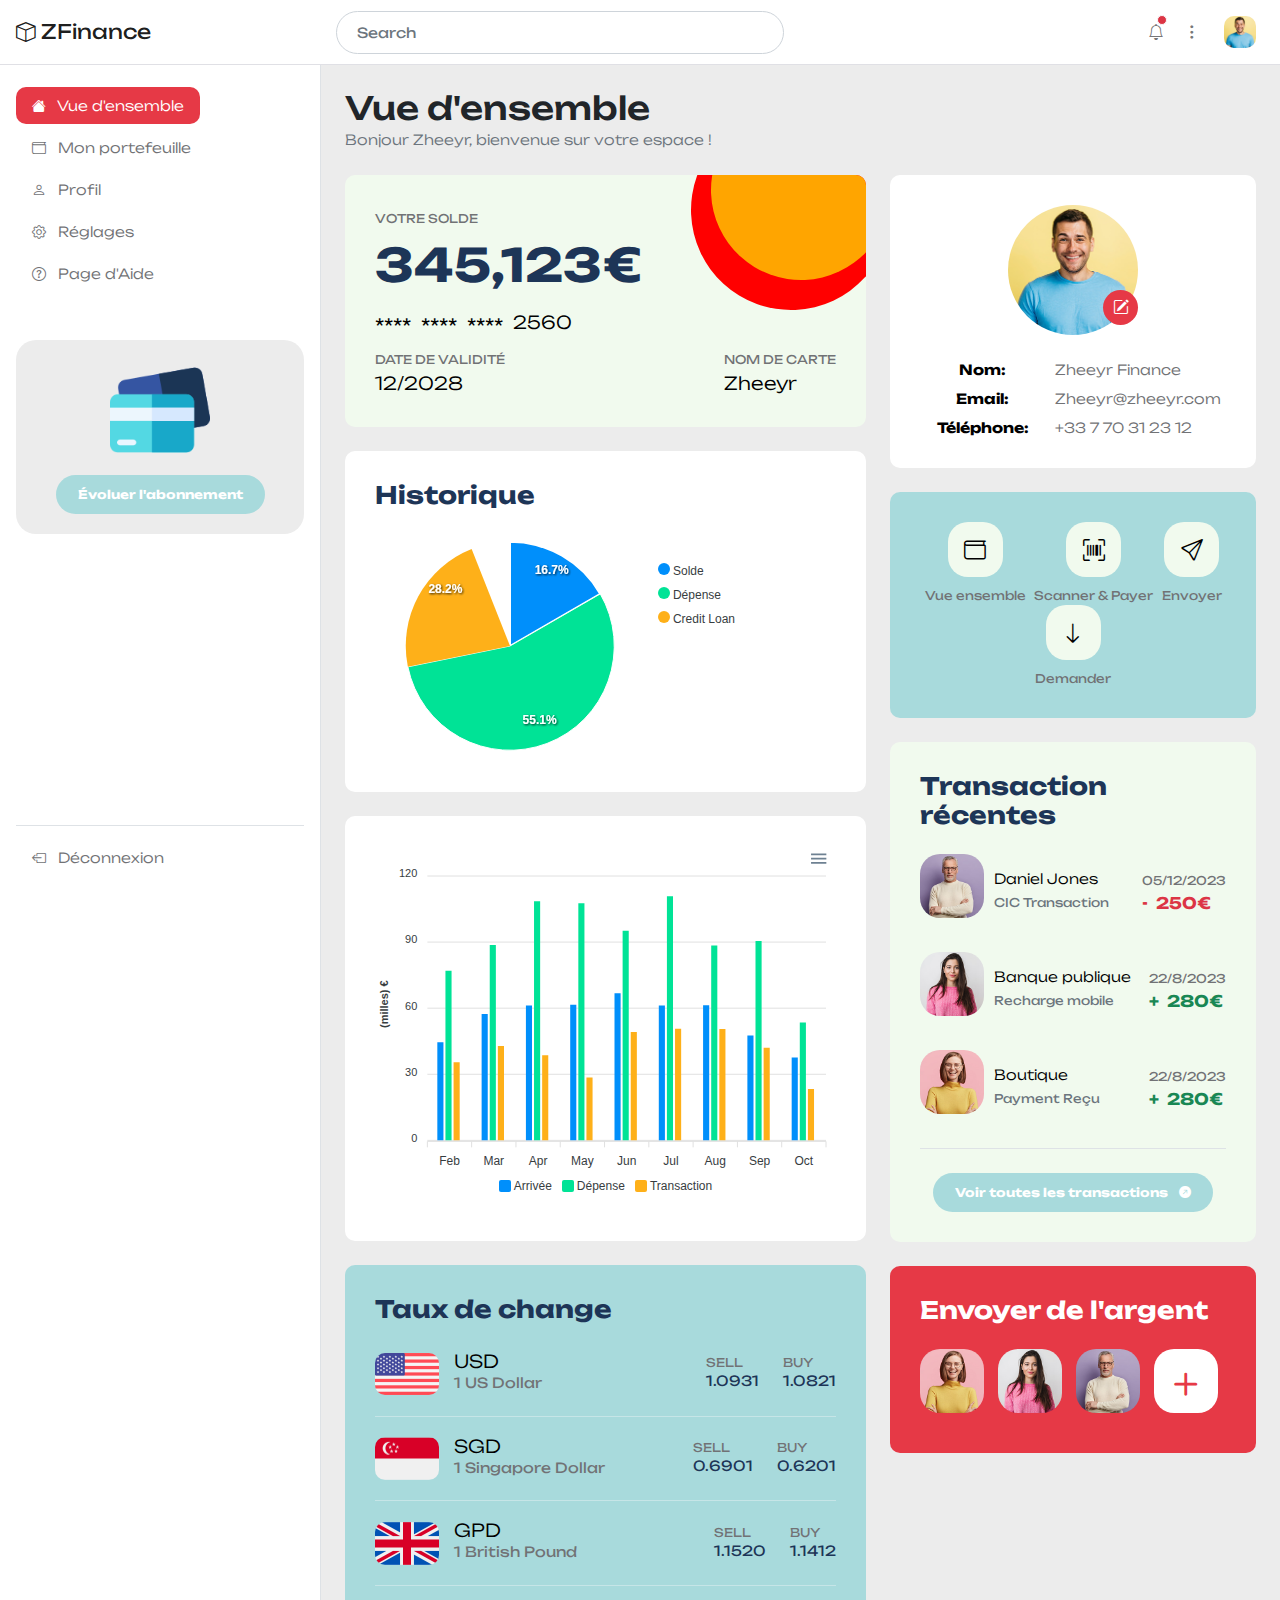
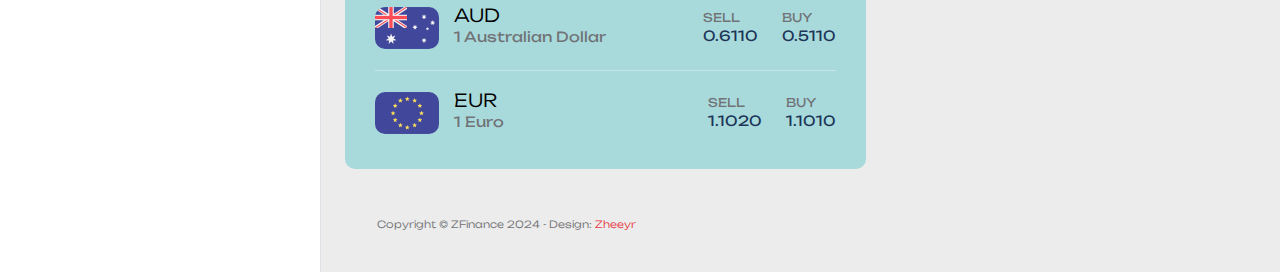
<file: index.html>
<!doctype html>
<html lang="en">
    <head>
        <meta charset="utf-8">
        <meta name="viewport" content="width=device-width, initial-scale=1">

        <meta name="description" content="">
        <meta name="author" content="Tooplate">

        <title>ZFinance Tableau de Bord</title>
        <link rel="preconnect" href="https://fonts.googleapis.com">
    
        <link rel="preconnect" href="https://fonts.gstatic.com" crossorigin>
        <link href="https://fonts.googleapis.com/css2?family=Unbounded:wght@300;400;700&display=swap" rel="stylesheet">
        <link href="css/bootstrap.min.css" rel="stylesheet">
        <link href="css/bootstrap-icons.css" rel="stylesheet">
        <link href="css/apexcharts.css" rel="stylesheet">
        <link href="css/tooplate-mini-finance.css" rel="stylesheet">

    </head>
    
    <body>
        <header class="navbar sticky-top flex-md-nowrap">
            <div class="col-md-3 col-lg-3 me-0 px-3 fs-6">
                <a class="navbar-brand" href="index.html">
                    <i class="bi-box"></i>
                    ZFinance
                </a>
            </div>

            <button class="navbar-toggler position-absolute d-md-none collapsed" type="button" data-bs-toggle="collapse" data-bs-target="#sidebarMenu" aria-controls="sidebarMenu" aria-expanded="false" aria-label="Toggle navigation">
                <span class="navbar-toggler-icon"></span>
            </button>

            <form class="custom-form header-form ms-lg-3 ms-md-3 me-lg-auto me-md-auto order-2 order-lg-0 order-md-0" action="#" method="get" role="form">
                <input class="form-control" name="search" type="text" placeholder="Search" aria-label="Search">
            </form>

            <div class="navbar-nav me-lg-2">
                <div class="nav-item text-nowrap d-flex align-items-center">
                    <div class="dropdown ps-3">
                        <a class="nav-link dropdown-toggle text-center" href="#" role="button" data-bs-toggle="dropdown" aria-expanded="false" id="navbarLightDropdownMenuLink">
                            <i class="bi-bell"></i>
                            <span class="position-absolute start-100 translate-middle p-1 bg-danger border border-light rounded-circle">
                                <span class="visually-hidden">Nouvelles alertes</span>
                            </span>
                        </a>

                        <ul class="dropdown-menu dropdown-menu-lg-end notifications-block-wrap bg-white shadow" aria-labelledby="navbarLightDropdownMenuLink">
                            <small>Notifications</small>

                            <li class="notifications-block border-bottom pb-2 mb-2">
                                <a class="dropdown-item d-flex  align-items-center" href="#">
                                    <div class="notifications-icon-wrap bg-success">
                                        <i class="notifications-icon bi-check-circle-fill"></i>
                                    </div>

                                    <div>
                                        <span>Votre compte à bien été créer avec succès.</span>

                                        <p>12 days ago</p>
                                    </div>
                                </a>
                            </li>

                            <li class="notifications-block border-bottom pb-2 mb-2">
                                <a class="dropdown-item d-flex align-items-center" href="#">
                                    <div class="notifications-icon-wrap bg-info">
                                        <i class="notifications-icon bi-folder"></i>
                                    </div>

                                    <div>
                                        <span>Nous vous avons envoyé un rapport journalier.</span>

                                        <p>10 days ago</p>
                                    </div>
                                </a>
                            </li>

                            <li class="notifications-block">
                                <a class="dropdown-item d-flex align-items-center" href="#">
                                    <div class="notifications-icon-wrap bg-danger">
                                        <i class="notifications-icon bi-question-circle"></i>
                                    </div>

                                    <div>
                                        <span>La vérification du compte à échouée.</span>

                                        <p>1 hour ago</p>
                                    </div>
                                </a>
                            </li>
                        </ul>
                    </div>

                    <div class="dropdown ps-1">
                        <a class="nav-link dropdown-toggle text-center" href="#" role="button" data-bs-toggle="dropdown" aria-expanded="false">
                            <i class="bi-three-dots-vertical"></i>
                        </a>

                        <div class="dropdown-menu dropdown-menu-social bg-white shadow">
                            <div class="container">
                                <div class="row">
                                    <div class="col-lg-4 col-md-4 col-4">
                                        <a class="dropdown-item text-center" href="#">
                                            <img src="images/social/search.png" class="profile-image img-fluid" alt="">
                                            <span class="d-block">Google</span>
                                        </a>
                                    </div>

                                    <div class="col-lg-4 col-md-4 col-4">
                                        <a class="dropdown-item text-center" href="#">
                                            <img src="images/social/spotify.png" class="profile-image img-fluid" alt="">
                                            <span class="d-block">Spotify</span>
                                        </a>
                                    </div>

                                    <div class="col-lg-4 col-md-4 col-4">
                                        <a class="dropdown-item text-center" href="#">
                                            <img src="images/social/telegram.png" class="profile-image img-fluid" alt="">
                                            <span class="d-block">Telegram</span>
                                        </a>
                                    </div>

                                    <div class="col-lg-4 col-md-4 col-4">
                                        <a class="dropdown-item text-center" href="#">
                                            <img src="images/social/snapchat.png" class="profile-image img-fluid" alt="">
                                            <span class="d-block">Snapchat</span>
                                        </a>
                                    </div>

                                    <div class="col-lg-4 col-md-4 col-4">
                                        <a class="dropdown-item text-center" href="#">
                                            <img src="images/social/tiktok.png" class="profile-image img-fluid" alt="">
                                            <span class="d-block">Tiktok</span>
                                        </a>
                                    </div>

                                    <div class="col-lg-4 col-md-4 col-4">
                                        <a class="dropdown-item text-center" href="#">
                                            <img src="images/social/youtube.png" class="profile-image img-fluid" alt="">
                                            <span class="d-block">Youtube</span>
                                        </a>
                                    </div>
                                </div>
                            </div>
                        </div>
                    </div>

                    <div class="dropdown px-3">
                        <a class="nav-link dropdown-toggle" href="#" role="button" data-bs-toggle="dropdown" aria-expanded="false">
                            <img src="images/medium-shot-happy-man-smiling.jpg" class="profile-image img-fluid" alt="">
                        </a>
                        <ul class="dropdown-menu bg-white shadow">
                            <li>
                                <div class="dropdown-menu-profile-thumb d-flex">
                                    <img src="images/medium-shot-happy-man-smiling.jpg" class="profile-image img-fluid me-3" alt="">

                                    <div class="d-flex flex-column">
                                        <small>Zheeyr</small>
                                        <a href="#">Zheeyr@zheeyr.com</a>
                                    </div>
                                </div>
                            </li>

                            <li>
                                <a class="dropdown-item" href="profile.html">
                                    <i class="bi-person me-2"></i>
                                    Profile
                                </a>
                            </li>

                            <li>
                                <a class="dropdown-item" href="setting.html">
                                    <i class="bi-gear me-2"></i>
                                    Réglages
                                </a>
                            </li>

                            <li>
                                <a class="dropdown-item" href="help-center.html">
                                    <i class="bi-question-circle me-2"></i>
                                    Help
                                </a>
                            </li>

                            <li class="border-top mt-3 pt-2 mx-4">
                                <a class="dropdown-item ms-0 me-0" href="#">
                                    <i class="bi-box-arrow-left me-2"></i>
                                    Déconnexion
                                </a>
                            </li>
                        </ul>
                    </div>
                </div>
            </div>
        </header>

        <div class="container-fluid">
            <div class="row">
                <nav id="sidebarMenu" class="col-md-3 col-lg-3 d-md-block sidebar collapse">
                    <div class="position-sticky py-4 px-3 sidebar-sticky">
                        <ul class="nav flex-column h-100">
                            <li class="nav-item">
                                <a class="nav-link active" aria-current="page" href="index.html">
                                    <i class="bi-house-fill me-2"></i>
                                    Vue d'ensemble
                                </a>
                            </li>

                            <li class="nav-item">
                                <a class="nav-link" href="wallet.html">
                                    <i class="bi-wallet me-2"></i>
                                    Mon portefeuille
                                </a>
                            </li>

                            <li class="nav-item">
                                <a class="nav-link" href="profile.html">
                                    <i class="bi-person me-2"></i>
                                    Profil
                                </a>
                            </li>

                            <li class="nav-item">
                                <a class="nav-link" href="setting.html">
                                    <i class="bi-gear me-2"></i>
                                    Réglages
                                </a>
                            </li>

                            <li class="nav-item">
                                <a class="nav-link" href="help-center.html">
                                    <i class="bi-question-circle me-2"></i>
                                    Page d'Aide
                                </a>
                            </li>

                            <li class="nav-item featured-box mt-lg-5 mt-4 mb-4">
                                <img src="images/credit-card.png" class="img-fluid" alt="">

                                <a class="btn custom-btn" href="#">Évoluer l'abonnement</a>
                            </li>

                            <li class="nav-item border-top mt-auto pt-2">
                                <a class="nav-link" href="#">
                                    <i class="bi-box-arrow-left me-2"></i>
                                    Déconnexion
                                </a>
                            </li>
                        </ul>
                    </div>
                </nav>

                <main class="main-wrapper col-md-9 ms-sm-auto py-4 col-lg-9 px-md-4 border-start">
                    <div class="title-group mb-3">
                        <h1 class="h2 mb-0">Vue d'ensemble</h1>

                        <small class="text-muted">Bonjour Zheeyr, bienvenue sur votre espace !</small>
                    </div>

                    <div class="row my-4">
                        <div class="col-lg-7 col-12">
                            <div class="custom-block custom-block-balance">
                                <small>Votre solde</small>

                                <h2 class="mt-2 mb-3">345,123€</h2>

                                <div class="custom-block-numbers d-flex align-items-center">
                                    <span>****</span>
                                    <span>****</span>
                                    <span>****</span>
                                    <p>2560</p>
                                </div>

                                <div class="d-flex">
                                    <div>
                                        <small>Date de validité</small>
                                        <p>12/2028</p>
                                    </div>

                                    <div class="ms-auto">
                                        <small>Nom de Carte</small>
                                        <p>Zheeyr</p>
                                    </div>
                                </div>
                            </div>

                            <div class="custom-block bg-white">
                                <h5 class="mb-4">Historique</h5>

                                <div id="pie-chart"></div>
                            </div>

                            <div class="custom-block bg-white">
                                <div id="chart"></div>
                            </div>

                            <div class="custom-block custom-block-exchange">
                                <h5 class="mb-4">Taux de change</h5>

                                <div class="d-flex align-items-center border-bottom pb-3 mb-3">
                                    <div class="d-flex align-items-center">
                                        <img src="images/flag/united-states.png" class="exchange-image img-fluid" alt="">

                                        <div>
                                            <p>USD</p>
                                            <h6>1 US Dollar</h6>
                                        </div>
                                    </div>

                                    <div class="ms-auto me-4">
                                        <small>Sell</small>
                                        <h6>1.0931</h6>
                                    </div>

                                    <div>
                                        <small>Buy</small>
                                        <h6>1.0821</h6>
                                    </div>
                                </div>

                                <div class="d-flex align-items-center border-bottom pb-3 mb-3">
                                    <div class="d-flex align-items-center">
                                        <img src="images/flag/singapore.png" class="exchange-image img-fluid" alt="">

                                        <div>
                                            <p>SGD</p>
                                            <h6>1 Singapore Dollar</h6>
                                        </div>
                                    </div>

                                    <div class="ms-auto me-4">
                                        <small>Sell</small>
                                        <h6>0.6901</h6>
                                    </div>

                                    <div>
                                        <small>Buy</small>
                                        <h6>0.6201</h6>
                                    </div>
                                </div>

                                <div class="d-flex align-items-center border-bottom pb-3 mb-3">
                                    <div class="d-flex align-items-center">
                                        <img src="images/flag/united-kingdom.png" class="exchange-image img-fluid" alt="">

                                        <div>
                                            <p>GPD</p>
                                            <h6>1 British Pound</h6>
                                        </div>
                                    </div>

                                    <div class="ms-auto me-4">
                                        <small>Sell</small>
                                        <h6>1.1520</h6>
                                    </div>

                                    <div>
                                        <small>Buy</small>
                                        <h6>1.1412</h6>
                                    </div>
                                </div>

                                <div class="d-flex align-items-center border-bottom pb-3 mb-3">
                                    <div class="d-flex align-items-center">
                                        <img src="images/flag/australia.png" class="exchange-image img-fluid" alt="">

                                        <div>
                                            <p>AUD</p>
                                            <h6>1 Australian Dollar</h6>
                                        </div>
                                    </div>

                                    <div class="ms-auto me-4">
                                        <small>Sell</small>
                                        <h6>0.6110</h6>
                                    </div>

                                    <div>
                                        <small>Buy</small>
                                        <h6>0.5110</h6>
                                    </div>
                                </div>

                                <div class="d-flex align-items-center">
                                    <div class="d-flex align-items-center">
                                        <img src="images/flag/european-union.png" class="exchange-image img-fluid" alt="">

                                        <div>
                                            <p>EUR</p>
                                            <h6>1 Euro</h6>
                                        </div>
                                    </div>

                                    <div class="ms-auto me-4">
                                        <small>Sell</small>
                                        <h6>1.1020</h6>
                                    </div>

                                    <div>
                                        <small>Buy</small>
                                        <h6>1.1010</h6>
                                    </div>
                                </div>
                            </div>
                        </div>

                        <div class="col-lg-5 col-12">
                            <div class="custom-block custom-block-profile-front custom-block-profile text-center bg-white">
                                <div class="custom-block-profile-image-wrap mb-4">
                                    <img src="images/medium-shot-happy-man-smiling.jpg" class="custom-block-profile-image img-fluid" alt="">

                                    <a href="setting.html" class="bi-pencil-square custom-block-edit-icon"></a>
                                </div>

                                <p class="d-flex flex-wrap mb-2">
                                    <strong>Nom:</strong>

                                    <span>Zheeyr Finance</span>
                                </p>

                                <p class="d-flex flex-wrap mb-2">
                                    <strong>Email:</strong>
                                    
                                    <a href="#">
                                        Zheeyr@zheeyr.com
                                    </a>
                                </p>

                                <p class="d-flex flex-wrap mb-0">
                                    <strong>Téléphone:</strong>

                                    <a href="#">
                                        +33 7 70 31 23 12
                                    </a>
                                </p>
                            </div>

                            <div class="custom-block custom-block-bottom d-flex flex-wrap">
                                <div class="custom-block-bottom-item">
                                    <a href="#" class="d-flex flex-column">
                                        <i class="custom-block-icon bi-wallet"></i>

                                        <small>Vue ensemble</small>
                                    </a>
                                </div>

                                <div class="custom-block-bottom-item">
                                    <a href="#" class="d-flex flex-column">
                                        <i class="custom-block-icon bi-upc-scan"></i>

                                        <small>Scanner & Payer</small>
                                    </a>
                                </div>

                                <div class="custom-block-bottom-item">
                                    <a href="#" class="d-flex flex-column">
                                        <i class="custom-block-icon bi-send"></i>

                                        <small>Envoyer</small>
                                    </a>
                                </div>

                                <div class="custom-block-bottom-item">
                                    <a href="#" class="d-flex flex-column">
                                        <i class="custom-block-icon bi-arrow-down"></i>

                                        <small>Demander</small>
                                    </a>
                                </div>
                            </div>

                            <div class="custom-block custom-block-transations">
                                <h5 class="mb-4">Transaction récentes</h5>

                                <div class="d-flex flex-wrap align-items-center mb-4">
                                    <div class="d-flex align-items-center">
                                        <img src="images/profile/senior-man-white-sweater-eyeglasses.jpg" class="profile-image img-fluid" alt="">

                                        <div>
                                            <p>
                                                <a href="transation-detail.html">Daniel Jones</a>
                                            </p>

                                            <small class="text-muted">CIC Transaction</small>
                                        </div>
                                    </div>

                                    <div class="ms-auto">
                                        <small>05/12/2023</small>
                                        <strong class="d-block text-danger"><span class="me-1">-</span> 250€</strong>
                                    </div>
                                </div>

                                <div class="d-flex flex-wrap align-items-center mb-4">
                                    <div class="d-flex align-items-center">
                                        <img src="images/profile/young-beautiful-woman-pink-warm-sweater.jpg" class="profile-image img-fluid" alt="">

                                        <div>
                                            <p>
                                                <a href="transation-detail.html">Banque publique</a>
                                            </p>

                                            <small class="text-muted">Recharge mobile</small>
                                        </div>
                                    </div>

                                    <div class="ms-auto">
                                        <small>22/8/2023</small>
                                        <strong class="d-block text-success"><span class="me-1">+</span> 280€</strong>
                                    </div>
                                </div>

                                <div class="d-flex flex-wrap align-items-center">
                                    <div class="d-flex align-items-center">
                                        <img src="images/profile/young-woman-with-round-glasses-yellow-sweater.jpg" class="profile-image img-fluid" alt="">

                                        <div>
                                            <p><a href="transation-detail.html">Boutique</a></p>

                                            <small class="text-muted">Payment Reçu</small>
                                        </div>
                                    </div>

                                    <div class="ms-auto">
                                        <small>22/8/2023</small>
                                        <strong class="d-block text-success"><span class="me-1">+</span> 280€</strong>
                                    </div>
                                </div>

                                <div class="border-top pt-4 mt-4 text-center">
                                    <a class="btn custom-btn" href="wallet.html">
                                        Voir toutes les transactions
                                        <i class="bi-arrow-up-right-circle-fill ms-2"></i>
                                    </a>
                                </div>
                            </div>

                            <div class="custom-block primary-bg">
                                <h5 class="text-white mb-4">Envoyer de l'argent</h5>

                                <a href="#">
                                    <img src="images/profile/young-woman-with-round-glasses-yellow-sweater.jpg" class="profile-image img-fluid" alt="">
                                </a>

                                <a href="#">
                                    <img src="images/profile/young-beautiful-woman-pink-warm-sweater.jpg" class="profile-image img-fluid" alt="">
                                </a>

                                <a href="#">
                                    <img src="images/profile/senior-man-white-sweater-eyeglasses.jpg" class="profile-image img-fluid" alt="">
                                </a>

                                <div class="profile-rounded">
                                    <a href="#">
                                        <i class="profile-rounded-icon bi-plus"></i>
                                    </a>
                                </div>
                            </div>

                        </div>
                    </div>

                    <footer class="site-footer">
                        <div class="container">
                            <div class="row">
                                
                                <div class="col-lg-12 col-12">
                                    <p class="copyright-text">Copyright © ZFinance 2024 
                                    - Design: <a rel="sponsored" href="https://www.tooplate.com" target="_blank">Zheeyr</a></p>
                                </div>

                            </div>
                        </div>
                    </footer>
                </main>

            </div>
        </div>

        <!-- JAVASCRIPT FILES -->
        <script src="js/jquery.min.js"></script>
        <script src="js/bootstrap.bundle.min.js"></script>
        <script src="js/apexcharts.min.js"></script>
        <script src="js/custom.js"></script>

        <script type="text/javascript">
            var options = {
              series: [13, 43, 22],
              chart: {
              width: 380,
              type: 'pie',
            },
            labels: ['Solde', 'Dépense', 'Credit Loan',],
            responsive: [{
              breakpoint: 480,
              options: {
                chart: {
                  width: 200
                },
                legend: {
                  position: 'bottom'
                }
              }
            }]
            };

            var chart = new ApexCharts(document.querySelector("#pie-chart"), options);
            chart.render();
        </script>

        <script type="text/javascript">
            var options = {
              series: [{
              name: 'Arrivée',
              data: [44, 55, 57, 56, 61, 58, 63, 60, 66]
            }, {
              name: 'Dépense',
              data: [76, 85, 101, 98, 87, 105, 91, 114, 94]
            }, {
              name: 'Transaction',
              data: [35, 41, 36, 26, 45, 48, 52, 53, 41]
            }],
              chart: {
              type: 'bar',
              height: 350
            },
            plotOptions: {
              bar: {
                horizontal: false,
                columnWidth: '55%',
                endingShape: 'rounded'
              },
            },
            dataLabels: {
              enabled: false
            },
            stroke: {
              show: true,
              width: 2,
              colors: ['transparent']
            },
            xaxis: {
              categories: ['Feb', 'Mar', 'Apr', 'May', 'Jun', 'Jul', 'Aug', 'Sep', 'Oct'],
            },
            yaxis: {
              title: {
                text: '(milles) €'
              }
            },
            fill: {
              opacity: 1
            },
            tooltip: {
              y: {
                formatter: function (val) {
                  return "€ " + val + " mille"
                }
              }
            }
            };

            var chart = new ApexCharts(document.querySelector("#chart"), options);
            chart.render();
        </script>

    </body>
</html>
</file>
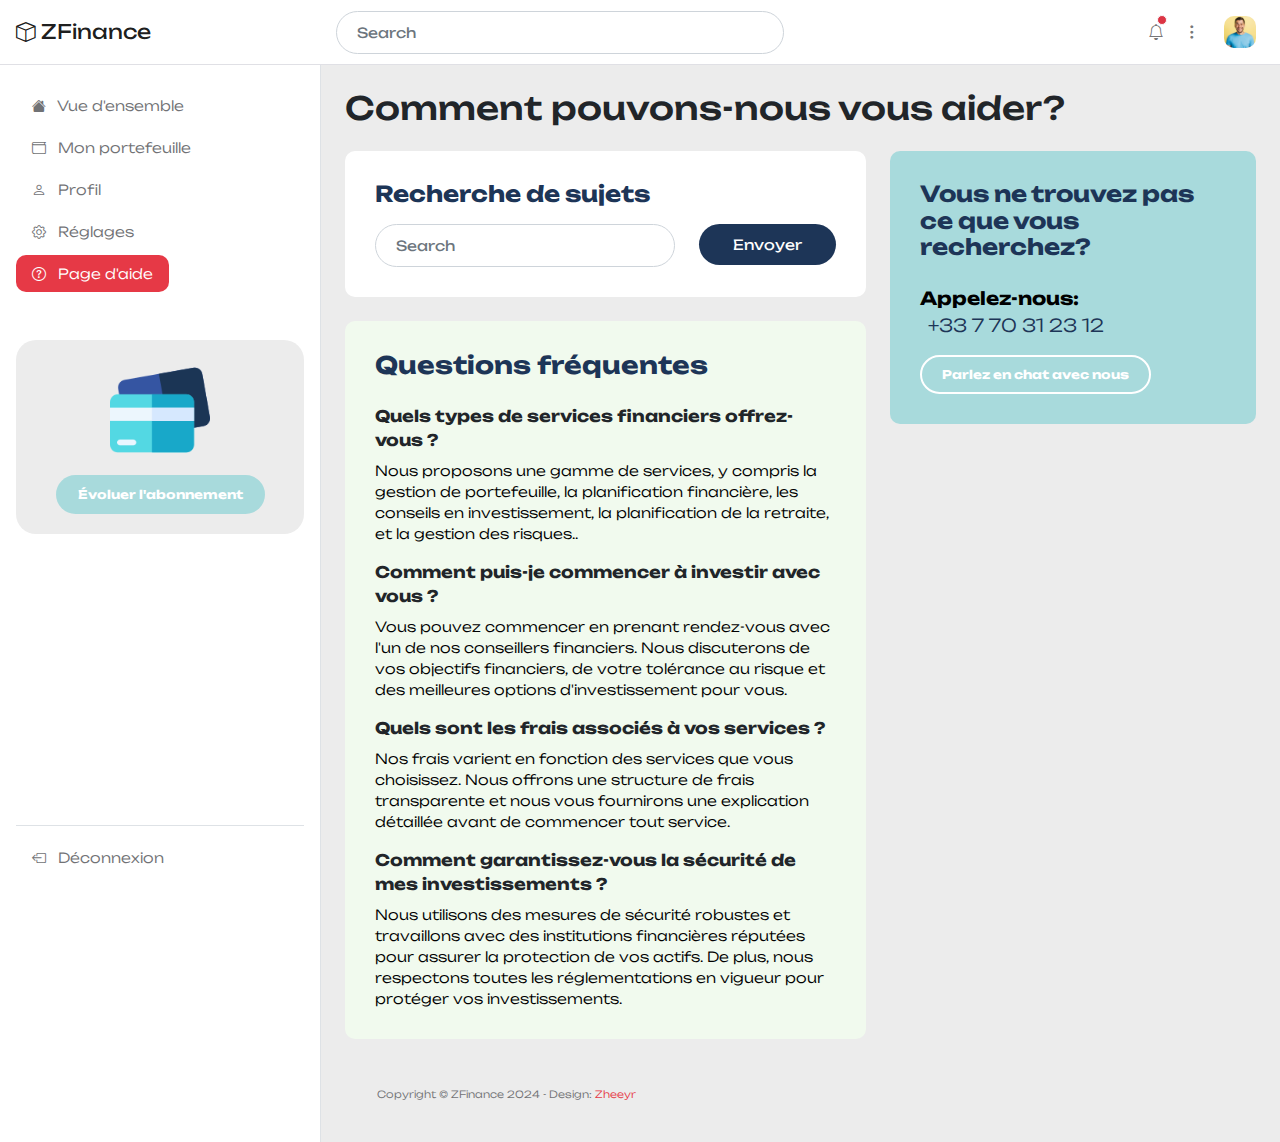
<file: help-center.html>
<!doctype html>
<html lang="en">
    <head>
        <meta charset="utf-8">
        <meta name="viewport" content="width=device-width, initial-scale=1">
        <meta name="description" content="">
        <meta name="author" content="">
        <title>ZFinance - Aide</title>
        <link rel="preconnect" href="https://fonts.googleapis.com">
        <link rel="preconnect" href="https://fonts.gstatic.com" crossorigin>
        <link href="https://fonts.googleapis.com/css2?family=Unbounded:wght@300;400;700&display=swap" rel="stylesheet">
        <link href="css/bootstrap.min.css" rel="stylesheet">
        <link href="css/bootstrap-icons.css" rel="stylesheet">
        <link href="css/tooplate-mini-finance.css" rel="stylesheet">

    </head>
    
    <body>
        <header class="navbar sticky-top flex-md-nowrap">
            <div class="col-md-3 col-lg-3 me-0 px-3 fs-6">
                <a class="navbar-brand" href="index.html">
                    <i class="bi-box"></i>
                    ZFinance
                </a>
            </div>

            <button class="navbar-toggler position-absolute d-md-none collapsed" type="button" data-bs-toggle="collapse" data-bs-target="#sidebarMenu" aria-controls="sidebarMenu" aria-expanded="false" aria-label="Toggle navigation">
                <span class="navbar-toggler-icon"></span>
            </button>

            <form class="custom-form header-form ms-lg-3 ms-md-3 me-lg-auto me-md-auto order-2 order-lg-0 order-md-0" action="#" method="get" role="form">
                <input class="form-control" name="search" type="text" placeholder="Search" aria-label="Search">
            </form>

            <div class="navbar-nav me-lg-2">
                <div class="nav-item text-nowrap d-flex align-items-center">
                    <div class="dropdown ps-3">
                        <a class="nav-link dropdown-toggle text-center" href="#" role="button" data-bs-toggle="dropdown" aria-expanded="false">
                            <i class="bi-bell"></i>
                            <span class="position-absolute start-100 translate-middle p-1 bg-danger border border-light rounded-circle">
                                <span class="visually-hidden">Alertes</span>
                            </span>
                        </a>

                        <ul class="dropdown-menu notifications-block-wrap bg-white shadow">
                            <small>Notifications</small>

                            <li class="notifications-block border-bottom pb-2 mb-2">
                                <a class="dropdown-item d-flex align-items-center" href="#">
                                    <div class="notifications-icon-wrap bg-success">
                                        <i class="notifications-icon bi-check-circle-fill"></i>
                                    </div>

                                    <div>
                                        <span>Votre compte à été bien créer.</span>

                                        <p>12 days ago</p>
                                    </div>
                                </a>
                            </li>

                            <li class="notifications-block border-bottom pb-2 mb-2">
                                <a class="dropdown-item d-flex align-items-center" href="#">
                                    <div class="notifications-icon-wrap bg-info">
                                        <i class="notifications-icon bi-folder"></i>
                                    </div>

                                    <div>
                                        <span>Regardez svp. Nous avons envoyé un rapport journalier</span>

                                        <p>10 jours avant.</p>
                                    </div>
                                </a>
                            </li>

                            <li class="notifications-block">
                                <a class="dropdown-item d-flex align-items-center" href="#">
                                    <div class="notifications-icon-wrap bg-danger">
                                        <i class="notifications-icon bi-question-circle"></i>
                                    </div>

                                    <div>
                                        <span>Vérification du compte échouée.</span>

                                        <p>Il y'a 1 heure.</p>
                                    </div>
                                </a>
                            </li>
                        </ul>
                    </div>

                    <div class="dropdown ps-1">
                        <a class="nav-link dropdown-toggle text-center" href="#" role="button" data-bs-toggle="dropdown" aria-expanded="false">
                            <i class="bi-three-dots-vertical"></i>
                        </a>

                        <div class="dropdown-menu dropdown-menu-social bg-white shadow">
                            <div class="container">
                                <div class="row">
                                    <div class="col-lg-4 col-md-4 col-4">
                                        <a class="dropdown-item text-center" href="#">
                                            <img src="images/social/search.png" class="profile-image img-fluid" alt="">
                                            <span class="d-block">Google</span>
                                        </a>
                                    </div>

                                    <div class="col-lg-4 col-md-4 col-4">
                                        <a class="dropdown-item text-center" href="#">
                                            <img src="images/social/spotify.png" class="profile-image img-fluid" alt="">
                                            <span class="d-block">Spotify</span>
                                        </a>
                                    </div>

                                    <div class="col-lg-4 col-md-4 col-4">
                                        <a class="dropdown-item text-center" href="#">
                                            <img src="images/social/telegram.png" class="profile-image img-fluid" alt="">
                                            <span class="d-block">Telegram</span>
                                        </a>
                                    </div>

                                    <div class="col-lg-4 col-md-4 col-4">
                                        <a class="dropdown-item text-center" href="#">
                                            <img src="images/social/snapchat.png" class="profile-image img-fluid" alt="">
                                            <span class="d-block">Snapchat</span>
                                        </a>
                                    </div>

                                    <div class="col-lg-4 col-md-4 col-4">
                                        <a class="dropdown-item text-center" href="#">
                                            <img src="images/social/tiktok.png" class="profile-image img-fluid" alt="">
                                            <span class="d-block">Tiktok</span>
                                        </a>
                                    </div>

                                    <div class="col-lg-4 col-md-4 col-4">
                                        <a class="dropdown-item text-center" href="#">
                                            <img src="images/social/youtube.png" class="profile-image img-fluid" alt="">
                                            <span class="d-block">Youtube</span>
                                        </a>
                                    </div>
                                </div>
                            </div>
                        </div>
                    </div>

                    <div class="dropdown px-3">
                        <a class="nav-link dropdown-toggle" href="#" role="button" data-bs-toggle="dropdown" aria-expanded="false">
                            <img src="images/medium-shot-happy-man-smiling.jpg" class="profile-image img-fluid" alt="">
                        </a>
                        <ul class="dropdown-menu bg-white shadow">
                            <li>
                                <div class="dropdown-menu-profile-thumb d-flex">
                                    <img src="images/medium-shot-happy-man-smiling.jpg" class="profile-image img-fluid me-3" alt="">

                                    <div class="d-flex flex-column">
                                        <small>Zheeyr</small>
                                        <a href="#">Zheeyr@zheeyr.com</a>
                                    </div>
                                </div>
                            </li>

                            <li>
                                <a class="dropdown-item" href="profile.html">
                                    <i class="bi-person me-2"></i>
                                    Profil
                                </a>
                            </li>

                            <li>
                                <a class="dropdown-item" href="setting.html">
                                    <i class="bi-gear me-2"></i>
                                    Réglages
                                </a>
                            </li>

                            <li>
                                <a class="dropdown-item" href="help-center.html">
                                    <i class="bi-question-circle me-2"></i>
                                    Aide
                                </a>
                            </li>

                            <li class="border-top mt-3 pt-2 mx-4">
                                <a class="dropdown-item ms-0 me-0" href="#">
                                    <i class="bi-box-arrow-left me-2"></i>
                                    Déconnexion
                                </a>
                            </li>
                        </ul>
                    </div>
                </div>
            </div>
        </header>

        <div class="container-fluid">
            <div class="row">
                <nav id="sidebarMenu" class="col-md-3 col-lg-3 d-md-block sidebar collapse">
                    <div class="position-sticky py-4 px-3 sidebar-sticky">
                        <ul class="nav flex-column h-100">
                            <li class="nav-item">
                                <a class="nav-link" aria-current="page" href="index.html">
                                    <i class="bi-house-fill me-2"></i>
                                    Vue d'ensemble
                                </a>
                            </li>

                            <li class="nav-item">
                                <a class="nav-link" href="wallet.html">
                                    <i class="bi-wallet me-2"></i>
                                    Mon portefeuille
                                </a>
                            </li>

                            <li class="nav-item">
                                <a class="nav-link" href="profile.html">
                                    <i class="bi-person me-2"></i>
                                    Profil
                                </a>
                            </li>

                            <li class="nav-item">
                                <a class="nav-link" href="setting.html">
                                    <i class="bi-gear me-2"></i>
                                    Réglages
                                </a>
                            </li>

                            <li class="nav-item">
                                <a class="nav-link active" href="help-center.html">
                                    <i class="bi-question-circle me-2"></i>
                                    Page d'aide
                                </a>
                            </li>

                            <li class="nav-item featured-box mt-lg-5 mt-4 mb-4">
                                <img src="images/credit-card.png" class="img-fluid" alt="">

                                <a class="btn custom-btn" href="#">Évoluer l'abonnement</a>
                            </li>

                            <li class="nav-item border-top mt-auto pt-2">
                                <a class="nav-link" href="#">
                                    <i class="bi-box-arrow-left me-2"></i>
                                    Déconnexion
                                </a>
                            </li>
                        </ul>
                    </div>
                </nav>

                <main class="main-wrapper col-md-9 ms-sm-auto py-4 col-lg-9 px-md-4 border-start">
                    <div class="title-group mb-3">
                        <h1 class="h2 mb-0">Comment pouvons-nous vous aider?</h1>
                    </div>

                    <div class="row my-4">
                        <div class="col-lg-7 col-12">
                            <div class="custom-block bg-white">
                                <form class="custom-form search-form" action="#" method="post" role="form">
                                    <div class="row">
                                        <div class="col-lg-12 mb-2">
                                            <h6>Recherche de sujets</h6>
                                        </div>

                                        <div class="col-lg-8 col-md-8 col-12">
                                            <input class="form-control mb-lg-0 mb-md-0" name="search" type="text" placeholder="Search" aria-label="Search">
                                        </div>

                                        <div class="col-lg-4 col-md-4 col-12">
                                            <button type="submit" class="form-control">
                                                Envoyer
                                            </button>
                                        </div>
                                    </div>
                                </form>
                            </div>

                            <div class="custom-block custom-block-faq">
                                <h5 class="mb-4">Questions fréquentes</h5>

                                <strong class="d-block mb-2">Quels types de services financiers offrez-vous ?</strong>

                                <p>Nous proposons une gamme de services, y compris la gestion de portefeuille, la planification financière, les conseils en investissement, la planification de la retraite, et la gestion des risques..</p>
                                
                                <strong class="d-block mt-3 mb-2">Comment puis-je commencer à investir avec vous ?</strong>

                                <p>Vous pouvez commencer en prenant rendez-vous avec l'un de nos conseillers financiers. Nous discuterons de vos objectifs financiers, de votre tolérance au risque et des meilleures options d'investissement pour vous.</p>

                                <strong class="d-block mt-3 mb-2">Quels sont les frais associés à vos services ? </strong>

                                <p>Nos frais varient en fonction des services que vous choisissez. Nous offrons une structure de frais transparente et nous vous fournirons une explication détaillée avant de commencer tout service.</p>

                                 <strong class="d-block mt-3 mb-2">Comment garantissez-vous la sécurité de mes investissements ?</strong>

                                 <p>Nous utilisons des mesures de sécurité robustes et travaillons avec des institutions financières réputées pour assurer la protection de vos actifs. De plus, nous respectons toutes les réglementations en vigueur pour protéger vos investissements.</p>
                            </div>
                        </div>

                        <div class="col-lg-5 col-12">
                            <div class="custom-block custom-block-contact">
                                <h6 class="mb-4">Vous ne trouvez pas ce que vous recherchez?</h6>

                                <p>
                                    <strong>Appelez-nous:</strong>
                                    <a href="cellphonenbr" class="ms-2">
                                        +33 7 70 31 23 12
                                    </a>
                                </p>

                                <a href="#" class="btn custom-btn custom-btn-bg-white mt-3">
                                    Parlez en chat avec nous
                                </a>
                            </div>
                        </div>
                    </div>

                    <footer class="site-footer">
                        <div class="container">
                            <div class="row">
                                
                                <div class="col-lg-12 col-12">
                                    <p class="copyright-text">Copyright © ZFinance 2024 
                                    - Design: <a rel="sponsored" href="https://www.twitter.com/Zheeyr" target="_blank">Zheeyr</a></p>
                                </div>

                            </div>
                        </div>
                    </footer>
                </main>

            </div>
        </div>

        <script src="js/jquery.min.js"></script>
        <script src="js/bootstrap.bundle.min.js"></script>
        <script src="js/custom.js"></script>

    </body>
</html>
</file>
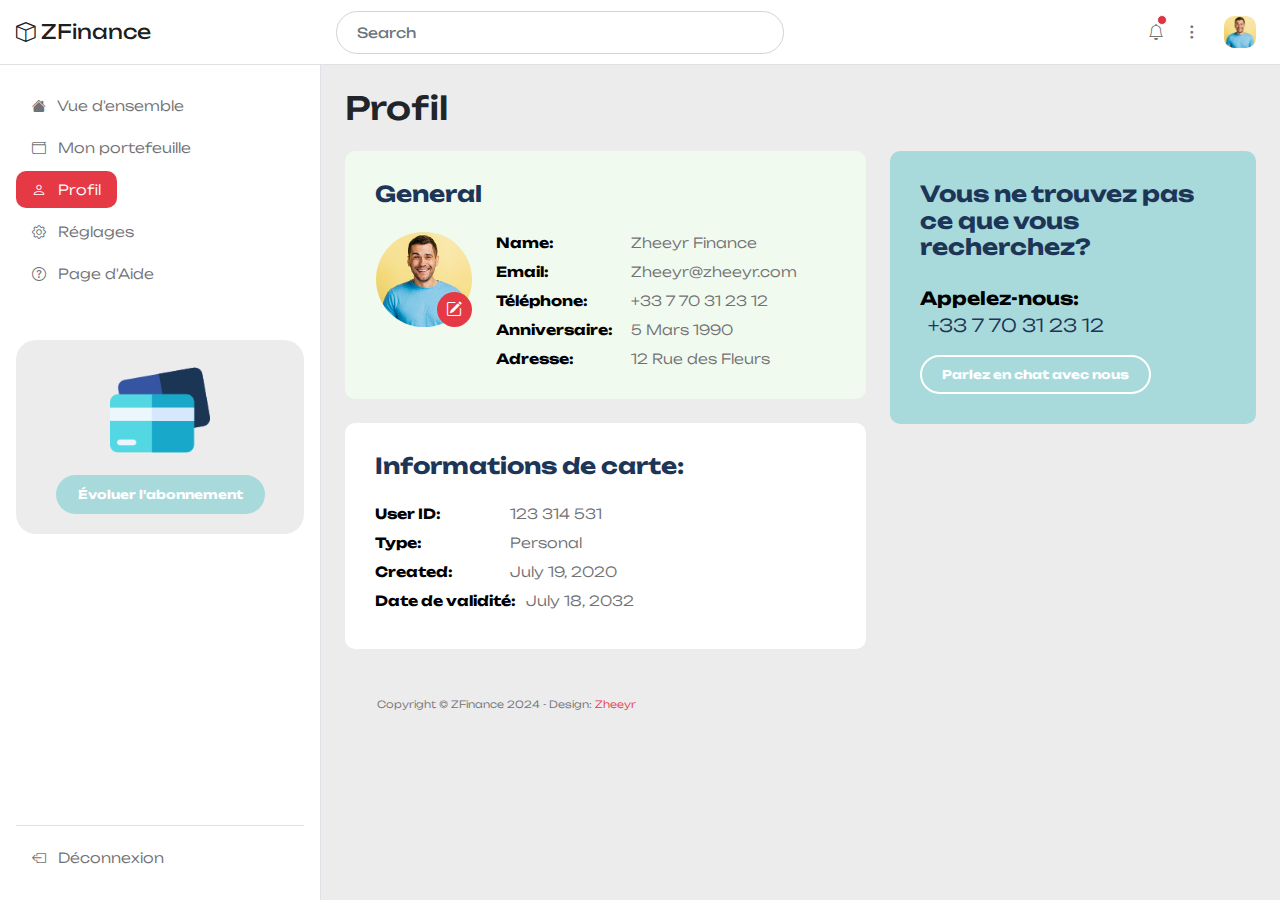
<file: profile.html>
<!doctype html>
<html lang="en">
    <head>
        <meta charset="utf-8">
        <meta name="viewport" content="width=device-width, initial-scale=1">

        <meta name="description" content="">
        <meta name="author" content="">

        <title>ZFinance - Profile Page</title>
   
        <link rel="preconnect" href="https://fonts.googleapis.com">
        
        <link rel="preconnect" href="https://fonts.gstatic.com" crossorigin>

        <link href="https://fonts.googleapis.com/css2?family=Unbounded:wght@300;400;700&display=swap" rel="stylesheet">

        <link href="css/bootstrap.min.css" rel="stylesheet">

        <link href="css/bootstrap-icons.css" rel="stylesheet">

        <link href="css/tooplate-mini-finance.css" rel="stylesheet">
    </head>
    
    <body>
        <header class="navbar sticky-top flex-md-nowrap">
            <div class="col-md-3 col-lg-3 me-0 px-3 fs-6">
                <a class="navbar-brand" href="index.html">
                    <i class="bi-box"></i>
                    ZFinance
                </a>
            </div>

            <button class="navbar-toggler position-absolute d-md-none collapsed" type="button" data-bs-toggle="collapse" data-bs-target="#sidebarMenu" aria-controls="sidebarMenu" aria-expanded="false" aria-label="Toggle navigation">
                <span class="navbar-toggler-icon"></span>
            </button>
            
            <form class="custom-form header-form ms-lg-3 ms-md-3 me-lg-auto me-md-auto order-2 order-lg-0 order-md-0" action="#" method="get" role="form">
                <input class="form-control" name="search" type="text" placeholder="Search" aria-label="Search">
            </form>

            <div class="navbar-nav me-lg-2">
                <div class="nav-item text-nowrap d-flex align-items-center">
                    <div class="dropdown ps-3">
                        <a class="nav-link dropdown-toggle text-center" href="#" role="button" data-bs-toggle="dropdown" aria-expanded="false">
                            <i class="bi-bell"></i>
                            <span class="position-absolute start-100 translate-middle p-1 bg-danger border border-light rounded-circle">
                                <span class="visually-hidden">New alerts</span>
                            </span>
                        </a>

                        <ul class="dropdown-menu notifications-block-wrap bg-white shadow">
                            <small>Notifications</small>

                            <li class="notifications-block border-bottom pb-2 mb-2">
                                <a class="dropdown-item d-flex align-items-center" href="#">
                                    <div class="notifications-icon-wrap bg-success">
                                        <i class="notifications-icon bi-check-circle-fill"></i>
                                    </div>

                                    <div>
                                        <span>Votre compte à bien été créer avec succès.</span>

                                        <p>Il y a 12 jours.</p>
                                    </div>
                                </a>
                            </li>

                            <li class="notifications-block border-bottom pb-2 mb-2">
                                <a class="dropdown-item d-flex align-items-center" href="#">
                                    <div class="notifications-icon-wrap bg-info">
                                        <i class="notifications-icon bi-folder"></i>
                                    </div>

                                    <div>
                                        <span>Nous vous avons envoyé un rapport journalier.</span>

                                        <p>Il y a 10 jours.</p>
                                    </div>
                                </a>
                            </li>

                            <li class="notifications-block">
                                <a class="dropdown-item d-flex align-items-center" href="#">
                                    <div class="notifications-icon-wrap bg-danger">
                                        <i class="notifications-icon bi-question-circle"></i>
                                    </div>

                                    <div>
                                        <span>La vérification du compte à échouée.</span>

                                        <p>1 hour ago</p>
                                    </div>
                                </a>
                            </li>
                        </ul>
                    </div>

                    <div class="dropdown ps-1">
                        <a class="nav-link dropdown-toggle text-center" href="#" role="button" data-bs-toggle="dropdown" aria-expanded="false">
                            <i class="bi-three-dots-vertical"></i>
                        </a>

                        <div class="dropdown-menu dropdown-menu-social bg-white shadow">
                            <div class="container">
                                <div class="row">
                                    <div class="col-lg-4 col-md-4 col-4">
                                        <a class="dropdown-item text-center" href="#">
                                            <img src="images/social/search.png" class="profile-image img-fluid" alt="">
                                            <span class="d-block">Google</span>
                                        </a>
                                    </div>

                                    <div class="col-lg-4 col-md-4 col-4">
                                        <a class="dropdown-item text-center" href="#">
                                            <img src="images/social/spotify.png" class="profile-image img-fluid" alt="">
                                            <span class="d-block">Spotify</span>
                                        </a>
                                    </div>

                                    <div class="col-lg-4 col-md-4 col-4">
                                        <a class="dropdown-item text-center" href="#">
                                            <img src="images/social/telegram.png" class="profile-image img-fluid" alt="">
                                            <span class="d-block">Telegram</span>
                                        </a>
                                    </div>

                                    <div class="col-lg-4 col-md-4 col-4">
                                        <a class="dropdown-item text-center" href="#">
                                            <img src="images/social/snapchat.png" class="profile-image img-fluid" alt="">
                                            <span class="d-block">Snapchat</span>
                                        </a>
                                    </div>

                                    <div class="col-lg-4 col-md-4 col-4">
                                        <a class="dropdown-item text-center" href="#">
                                            <img src="images/social/tiktok.png" class="profile-image img-fluid" alt="">
                                            <span class="d-block">Tiktok</span>
                                        </a>
                                    </div>

                                    <div class="col-lg-4 col-md-4 col-4">
                                        <a class="dropdown-item text-center" href="#">
                                            <img src="images/social/youtube.png" class="profile-image img-fluid" alt="">
                                            <span class="d-block">Youtube</span>
                                        </a>
                                    </div>
                                </div>
                            </div>
                        </div>
                    </div>

                    <div class="dropdown px-3">
                        <a class="nav-link dropdown-toggle" href="#" role="button" data-bs-toggle="dropdown" aria-expanded="false">
                            <img src="images/medium-shot-happy-man-smiling.jpg" class="profile-image img-fluid" alt="">
                        </a>
                        <ul class="dropdown-menu bg-white shadow">
                            <li>
                                <div class="dropdown-menu-profile-thumb d-flex">
                                    <img src="images/medium-shot-happy-man-smiling.jpg" class="profile-image img-fluid me-3" alt="">

                                    <div class="d-flex flex-column">
                                        <small>Zheeyr</small>
                                        <a href="#">Zheeyr@zheeyr.com</a>
                                    </div>
                                </div>
                            </li>

                            <li>
                                <a class="dropdown-item" href="profile.html">
                                    <i class="bi-person me-2"></i>
                                    Profile
                                </a>
                            </li>

                            <li>
                                <a class="dropdown-item" href="setting.html">
                                    <i class="bi-gear me-2"></i>
                                    Réglages
                                </a>
                            </li>

                            <li>
                                <a class="dropdown-item" href="help-center.html">
                                    <i class="bi-question-circle me-2"></i>
                                    Help
                                </a>
                            </li>

                            <li class="border-top mt-3 pt-2 mx-4">
                                <a class="dropdown-item ms-0 me-0" href="#">
                                    <i class="bi-box-arrow-left me-2"></i>
                                    Déconnexion
                                </a>
                            </li>
                        </ul>
                    </div>
                </div>
            </div>
        </header>

        <div class="container-fluid">
            <div class="row">
                <nav id="sidebarMenu" class="col-md-3 col-lg-3 d-md-block sidebar collapse">
                    <div class="position-sticky py-4 px-3 sidebar-sticky">
                        <ul class="nav flex-column h-100">
                            <li class="nav-item">
                                <a class="nav-link" aria-current="page" href="index.html">
                                    <i class="bi-house-fill me-2"></i>
                                    Vue d'ensemble
                                </a>
                            </li>

                            <li class="nav-item">
                                <a class="nav-link" href="wallet.html">
                                    <i class="bi-wallet me-2"></i>
                                    Mon portefeuille
                                </a>
                            </li>

                            <li class="nav-item">
                                <a class="nav-link active" href="profile.html">
                                    <i class="bi-person me-2"></i>
                                    Profil
                                </a>
                            </li>

                            <li class="nav-item">
                                <a class="nav-link" href="setting.html">
                                    <i class="bi-gear me-2"></i>
                                    Réglages
                                </a>
                            </li>

                            <li class="nav-item">
                                <a class="nav-link" href="help-center.html">
                                    <i class="bi-question-circle me-2"></i>
                                    Page d'Aide
                                </a>
                            </li>

                            <li class="nav-item featured-box mt-lg-5 mt-4 mb-4">
                                <img src="images/credit-card.png" class="img-fluid" alt="">

                                <a class="btn custom-btn" href="#">Évoluer l'abonnement</a>
                            </li>

                            <li class="nav-item border-top mt-auto pt-2">
                                <a class="nav-link" href="#">
                                    <i class="bi-box-arrow-left me-2"></i>
                                    Déconnexion
                                </a>
                            </li>
                        </ul>
                    </div>
                </nav>

                <main class="main-wrapper col-md-9 ms-sm-auto py-4 col-lg-9 px-md-4 border-start">
                    <div class="title-group mb-3">
                        <h1 class="h2 mb-0">Profil</h1>
                    </div>

                    <div class="row my-4">
                        <div class="col-lg-7 col-12">
                            <div class="custom-block custom-block-profile">
                                <div class="row">
                                    <div class="col-lg-12 col-12 mb-3">
                                        <h6>General</h6>
                                    </div>

                                    <div class="col-lg-3 col-12 mb-4 mb-lg-0">
                                        <div class="custom-block-profile-image-wrap">
                                            <img src="images/medium-shot-happy-man-smiling.jpg" class="custom-block-profile-image img-fluid" alt="">

                                            <a href="setting.html" class="bi-pencil-square custom-block-edit-icon"></a>
                                        </div>
                                    </div>

                                    <div class="col-lg-9 col-12">
                                        <p class="d-flex flex-wrap mb-2">
                                            <strong>Name:</strong>

                                            <span>Zheeyr Finance</span>
                                        </p>

                                        <p class="d-flex flex-wrap mb-2">
                                            <strong>Email:</strong>
                                            
                                            <a href="#">
                                                Zheeyr@zheeyr.com
                                            </a>
                                        </p>

                                        <p class="d-flex flex-wrap mb-2">
                                            <strong>Téléphone:</strong>

                                            <a href="#">
                                                +33 7 70 31 23 12
                                            </a>
                                        </p>

                                        <p class="d-flex flex-wrap mb-2">
                                            <strong>Anniversaire:</strong>

                                            <span>5 Mars 1990</span>
                                        </p>

                                        <p class="d-flex flex-wrap">
                                            <strong>Adresse:</strong>

                                            <span>12 Rue des Fleurs</span>
                                        </p>
                                    </div>
                                </div>
                            </div>

                            <div class="custom-block custom-block-profile bg-white">
                                <h6 class="mb-4">Informations de carte:</h6>

                                <p class="d-flex flex-wrap mb-2">
                                    <strong>User ID:</strong>

                                    <span>123 314 531</span>
                                </p>

                                <p class="d-flex flex-wrap mb-2">
                                    <strong>Type:</strong>

                                    <span>Personal</span>
                                </p>

                                <p class="d-flex flex-wrap mb-2">
                                    <strong>Created:</strong>

                                    <span>July 19, 2020</span>
                                </p>

                                <p class="d-flex flex-wrap mb-2">
                                    <strong>Date de validité:</strong>

                                    <span>July 18, 2032</span>
                                </p>
                            </div>
                        </div>

                        <div class="col-lg-5 col-12">
                            <div class="custom-block custom-block-contact">
                                <h6 class="mb-4">Vous ne trouvez pas ce que vous recherchez?
</h6>

                                <p>
                                    <strong>Appelez-nous:</strong>
                                    <a href="cellphonenbr" class="ms-2">
                                        +33 7 70 31 23 12
                                    </a>
                                </p>

                                <a href="#" class="btn custom-btn custom-btn-bg-white mt-3">
                                    Parlez en chat avec nous
                                </a>
                            </div>
                        </div>
                    </div>

                    <footer class="site-footer">
                        <div class="container">
                            <div class="row">
                                
                                <div class="col-lg-12 col-12">
                                    <p class="copyright-text">Copyright © ZFinance 2024 
                                    - Design: <a rel="sponsored" href="https://www.twitter.com/zheeyr" target="_blank">Zheeyr</a></p>
                                </div>

                            </div>
                        </div>
                    </footer>
                </main>

            </div>
        </div>

        <!-- JAVASCRIPT FILES -->
        <script src="js/jquery.min.js"></script>
        <script src="js/bootstrap.bundle.min.js"></script>
        <script src="js/custom.js"></script>

    </body>
</html>
</file>
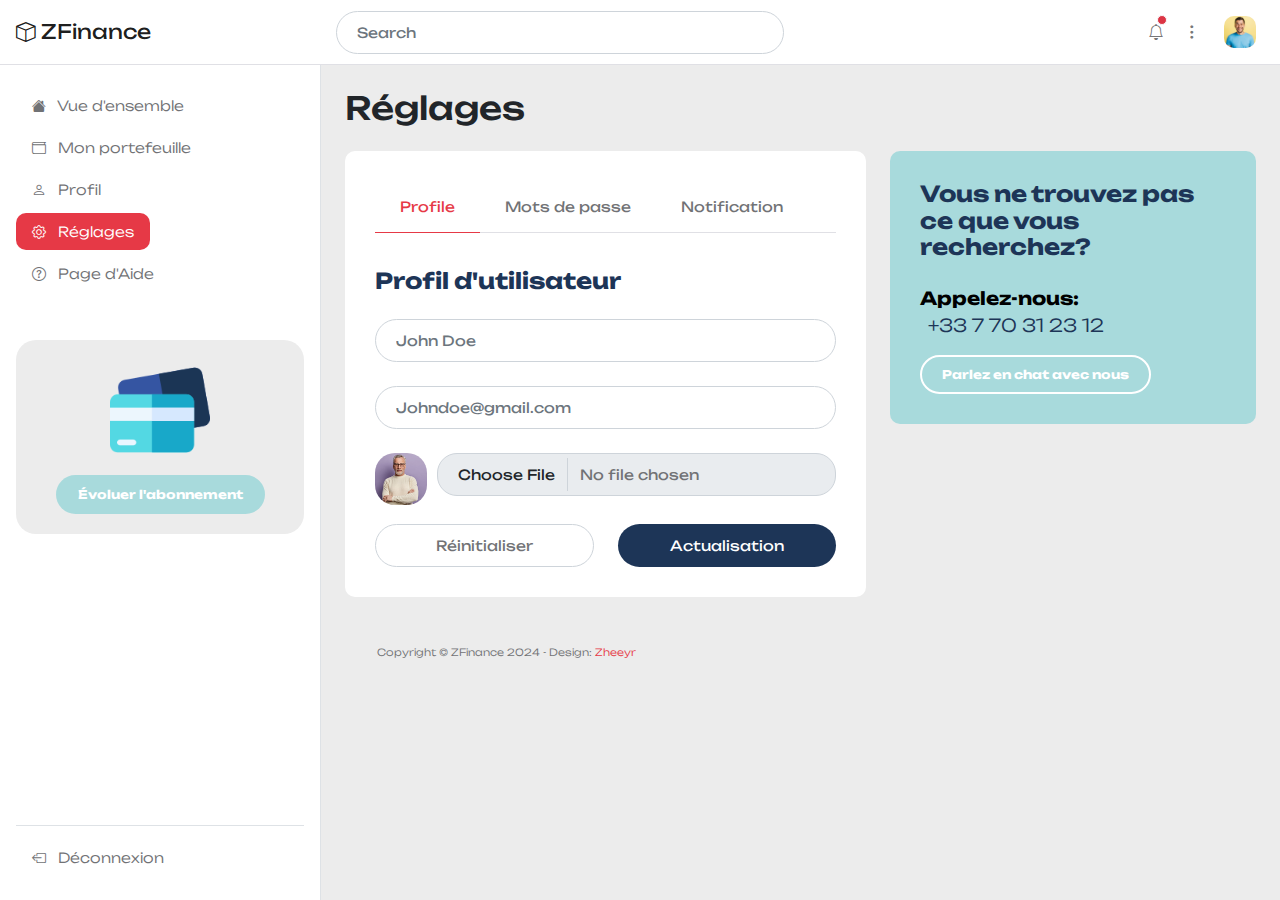
<file: setting.html>
<!doctype html>
<html lang="en">
    <head>
        <meta charset="utf-8">
        <meta name="viewport" content="width=device-width, initial-scale=1">

        <meta name="description" content="">
        <meta name="author" content="">

        <title>ZFinance - Réglages</title>

        <!-- CSS FILES -->      
        <link rel="preconnect" href="https://fonts.googleapis.com">
        
        <link rel="preconnect" href="https://fonts.gstatic.com" crossorigin>

        <link href="https://fonts.googleapis.com/css2?family=Unbounded:wght@300;400;700&display=swap" rel="stylesheet">

        <link href="css/bootstrap.min.css" rel="stylesheet">

        <link href="css/bootstrap-icons.css" rel="stylesheet">

        <link href="css/tooplate-mini-finance.css" rel="stylesheet">
    </head>
    
    <body>
        <header class="navbar sticky-top flex-md-nowrap">
            <div class="col-md-3 col-lg-3 me-0 px-3 fs-6">
                <a class="navbar-brand" href="index.html">
                    <i class="bi-box"></i>
                    ZFinance
                </a>
            </div>

            <button class="navbar-toggler position-absolute d-md-none collapsed" type="button" data-bs-toggle="collapse" data-bs-target="#sidebarMenu" aria-controls="sidebarMenu" aria-expanded="false" aria-label="Toggle navigation">
                <span class="navbar-toggler-icon"></span>
            </button>

            <form class="custom-form header-form ms-lg-3 ms-md-3 me-lg-auto me-md-auto order-2 order-lg-0 order-md-0" action="#" method="get" role="form">
                <input class="form-control" name="search" type="text" placeholder="Search" aria-label="Search">
            </form>

            <div class="navbar-nav me-lg-2">
                <div class="nav-item text-nowrap d-flex align-items-center">
                    <div class="dropdown ps-3">
                        <a class="nav-link dropdown-toggle text-center" href="#" role="button" data-bs-toggle="dropdown" aria-expanded="false">
                            <i class="bi-bell"></i>
                            <span class="position-absolute start-100 translate-middle p-1 bg-danger border border-light rounded-circle">
                                <span class="visually-hidden">New alerts</span>
                            </span>
                        </a>

                        <ul class="dropdown-menu notifications-block-wrap bg-white shadow">
                            <small>Notifications</small>

                            <li class="notifications-block border-bottom pb-2 mb-2">
                                <a class="dropdown-item d-flex align-items-center" href="#">
                                    <div class="notifications-icon-wrap bg-success">
                                        <i class="notifications-icon bi-check-circle-fill"></i>
                                    </div>

                                    <div>
                                        <span>Votre compte à bien été créer avec succès.</span>

                                        <p>12 days ago</p>
                                    </div>
                                </a>
                            </li>

                            <li class="notifications-block border-bottom pb-2 mb-2">
                                <a class="dropdown-item d-flex align-items-center" href="#">
                                    <div class="notifications-icon-wrap bg-info">
                                        <i class="notifications-icon bi-folder"></i>
                                    </div>

                                    <div>
                                        <span>Nous vous avons envoyé un rapport journalier.</span>

                                        <p>Il y a 10 jours</p>
                                    </div>
                                </a>
                            </li>

                            <li class="notifications-block">
                                <a class="dropdown-item d-flex align-items-center" href="#">
                                    <div class="notifications-icon-wrap bg-danger">
                                        <i class="notifications-icon bi-question-circle"></i>
                                    </div>

                                    <div>
                                        <span>La vérification du compte à échouée.</span>

                                        <p>Il y'a une heure</p>
                                    </div>
                                </a>
                            </li>
                        </ul>
                    </div>

                    <div class="dropdown ps-1">
                        <a class="nav-link dropdown-toggle text-center" href="#" role="button" data-bs-toggle="dropdown" aria-expanded="false">
                            <i class="bi-three-dots-vertical"></i>
                        </a>

                        <div class="dropdown-menu dropdown-menu-social bg-white shadow">
                            <div class="container">
                                <div class="row">
                                    <div class="col-lg-4 col-md-4 col-4">
                                        <a class="dropdown-item text-center" href="#">
                                            <img src="images/social/search.png" class="profile-image img-fluid" alt="">
                                            <span class="d-block">Google</span>
                                        </a>
                                    </div>

                                    <div class="col-lg-4 col-md-4 col-4">
                                        <a class="dropdown-item text-center" href="#">
                                            <img src="images/social/spotify.png" class="profile-image img-fluid" alt="">
                                            <span class="d-block">Spotify</span>
                                        </a>
                                    </div>

                                    <div class="col-lg-4 col-md-4 col-4">
                                        <a class="dropdown-item text-center" href="#">
                                            <img src="images/social/telegram.png" class="profile-image img-fluid" alt="">
                                            <span class="d-block">Telegram</span>
                                        </a>
                                    </div>

                                    <div class="col-lg-4 col-md-4 col-4">
                                        <a class="dropdown-item text-center" href="#">
                                            <img src="images/social/snapchat.png" class="profile-image img-fluid" alt="">
                                            <span class="d-block">Snapchat</span>
                                        </a>
                                    </div>

                                    <div class="col-lg-4 col-md-4 col-4">
                                        <a class="dropdown-item text-center" href="#">
                                            <img src="images/social/tiktok.png" class="profile-image img-fluid" alt="">
                                            <span class="d-block">Tiktok</span>
                                        </a>
                                    </div>

                                    <div class="col-lg-4 col-md-4 col-4">
                                        <a class="dropdown-item text-center" href="#">
                                            <img src="images/social/youtube.png" class="profile-image img-fluid" alt="">
                                            <span class="d-block">Youtube</span>
                                        </a>
                                    </div>
                                </div>
                            </div>
                        </div>
                    </div>

                    <div class="dropdown px-3">
                        <a class="nav-link dropdown-toggle" href="#" role="button" data-bs-toggle="dropdown" aria-expanded="false">
                            <img src="images/medium-shot-happy-man-smiling.jpg" class="profile-image img-fluid" alt="">
                        </a>
                        <ul class="dropdown-menu bg-white shadow">
                            <li>
                                <div class="dropdown-menu-profile-thumb d-flex">
                                    <img src="images/medium-shot-happy-man-smiling.jpg" class="profile-image img-fluid me-3" alt="">

                                    <div class="d-flex flex-column">
                                        <small>Zheeyr</small>
                                        <a href="#">Zheeyr@zheeyr.com</a>
                                    </div>
                                </div>
                            </li>

                            <li>
                                <a class="dropdown-item" href="profile.html">
                                    <i class="bi-person me-2"></i>
                                    Profil
                                </a>
                            </li>

                            <li>
                                <a class="dropdown-item" href="setting.html">
                                    <i class="bi-gear me-2"></i>
                                    Réglages
                                </a>
                            </li>

                            <li>
                                <a class="dropdown-item" href="help-center.html">
                                    <i class="bi-question-circle me-2"></i>
                                    Help
                                </a>
                            </li>

                            <li class="border-top mt-3 pt-2 mx-4">
                                <a class="dropdown-item ms-0 me-0" href="#">
                                    <i class="bi-box-arrow-left me-2"></i>
                                    Déconnexion
                                </a>
                            </li>
                        </ul>
                    </div>
                </div>
            </div>
        </header>

        <div class="container-fluid">
            <div class="row">
                <nav id="sidebarMenu" class="col-md-3 col-lg-3 d-md-block sidebar collapse">
                    <div class="position-sticky py-4 px-3 sidebar-sticky">
                        <ul class="nav flex-column h-100">
                            <li class="nav-item">
                                <a class="nav-link" aria-current="page" href="index.html">
                                    <i class="bi-house-fill me-2"></i>
                                    Vue d'ensemble
                                </a>
                            </li>

                            <li class="nav-item">
                                <a class="nav-link" href="wallet.html">
                                    <i class="bi-wallet me-2"></i>
                                    Mon portefeuille
                                </a>
                            </li>

                            <li class="nav-item">
                                <a class="nav-link" href="profile.html">
                                    <i class="bi-person me-2"></i>
                                    Profil
                                </a>
                            </li>

                            <li class="nav-item">
                                <a class="nav-link active" href="setting.html">
                                    <i class="bi-gear me-2"></i>
                                    Réglages
                                </a>
                            </li>

                            <li class="nav-item">
                                <a class="nav-link" href="help-center.html">
                                    <i class="bi-question-circle me-2"></i>
                                    Page d'Aide
                                </a>
                            </li>

                            <li class="nav-item featured-box mt-lg-5 mt-4 mb-4">
                                <img src="images/credit-card.png" class="img-fluid" alt="">

                                <a class="btn custom-btn" href="#">Évoluer l'abonnement</a>
                            </li>

                            <li class="nav-item border-top mt-auto pt-2">
                                <a class="nav-link" href="#">
                                    <i class="bi-box-arrow-left me-2"></i>
                                    Déconnexion
                                </a>
                            </li>
                        </ul>
                    </div>
                </nav>

                <main class="main-wrapper col-md-9 ms-sm-auto py-4 col-lg-9 px-md-4 border-start">
                    <div class="title-group mb-3">
                        <h1 class="h2 mb-0">Réglages</h1>
                    </div>

                    <div class="row my-4">
                        <div class="col-lg-7 col-12">
                            <div class="custom-block bg-white">
                                <ul class="nav nav-tabs" id="myTab" role="tablist">
                                    <li class="nav-item" role="presentation">
                                        <button class="nav-link active" id="profile-tab" data-bs-toggle="tab" data-bs-target="#profile-tab-pane" type="button" role="tab" aria-controls="profile-tab-pane" aria-selected="true">Profile</button>
                                    </li>

                                    <li class="nav-item" role="presentation">
                                        <button class="nav-link" id="password-tab" data-bs-toggle="tab" data-bs-target="#password-tab-pane" type="button" role="tab" aria-controls="password-tab-pane" aria-selected="false">Mots de passe</button>
                                    </li>

                                    <li class="nav-item" role="presentation">
                                        <button class="nav-link" id="notification-tab" data-bs-toggle="tab" data-bs-target="#notification-tab-pane" type="button" role="tab" aria-controls="notification-tab-pane" aria-selected="false">Notification</button>
                                    </li>
                                </ul>

                                <div class="tab-content" id="myTabContent">
                                    <div class="tab-pane fade show active" id="profile-tab-pane" role="tabpanel" aria-labelledby="profile-tab" tabindex="0">
                                        <h6 class="mb-4">Profil d'utilisateur</h6>

                                        <form class="custom-form profile-form" action="#" method="post" role="form">
                                            <input class="form-control" type="text" name="profile-name" id="profile-name" placeholder="John Doe">

                                            <input class="form-control" type="email" name="profile-email" id="profile-email" placeholder="Johndoe@gmail.com">

                                            <div class="input-group mb-1">
                                                <img src="images/profile/senior-man-white-sweater-eyeglasses.jpg" class="profile-image img-fluid" alt="">

                                                <input type="file" class="form-control" id="inputGroupFile02">
                                            </div>

                                            <div class="d-flex">
                                                <button type="button" class="form-control me-3">
                                                    Réinitialiser
                                                </button>

                                                <button type="submit" class="form-control ms-2">
                                                    Actualisation
                                                </button>
                                            </div>
                                        </form>
                                    </div>

                                    <div class="tab-pane fade" id="password-tab-pane" role="tabpanel" aria-labelledby="password-tab" tabindex="0">
                                        <h6 class="mb-4">Mots de passe</h6>

                                        <form class="custom-form password-form" action="#" method="post" role="form">
                                            <input type="password" name="password" id="password" pattern="[0-9a-zA-Z]{4,10}" class="form-control" placeholder="Current Password" required="">

                                            <input type="password" name="confirm_password" id="confirm_password" pattern="[0-9a-zA-Z]{4,10}" class="form-control" placeholder="New Password" required="">

                                            <input type="password" name="confirm_password" id="confirm_password" pattern="[0-9a-zA-Z]{4,10}" class="form-control" placeholder="Confirm Password" required="">

                                            <div class="d-flex">
                                                <button type="button" class="form-control me-3">
                                                    Réinitialiser
                                                </button>

                                                <button type="submit" class="form-control ms-2">
                                                    Changer de mot de passe
                                                </button>
                                            </div>
                                        </form>
                                    </div>

                                    <div class="tab-pane fade" id="notification-tab-pane" role="tabpanel" aria-labelledby="notification-tab" tabindex="0">
                                        <h6 class="mb-4">Notification</h6>

                                        <form class="custom-form notification-form" action="#" method="post" role="form">

                                            <div class="form-check form-switch d-flex mb-3 ps-0">
                                                <label class="form-check-label" for="flexSwitchCheckCheckedOne">Activité du compte</label>

                                                <input class="form-check-input ms-auto" type="checkbox" name="form-check-input" role="switch" id="flexSwitchCheckCheckedOne" checked>
                                            </div>

                                            <div class="form-check form-switch d-flex mb-3 ps-0">
                                                <label class="form-check-label" for="flexSwitchCheckCheckedTwo">Paiement actualisé</label>

                                                <input class="form-check-input ms-auto" type="checkbox" name="form-check-input" role="switch" id="flexSwitchCheckCheckedTwo" checked>
                                            </div>

                                            <div class="d-flex mt-4">
                                                <button type="button" class="form-control me-3">
                                                    Réinitialiser
                                                </button>

                                                <button type="submit" class="form-control ms-2">
                                                    Changer de mot de passe
                                                </button>
                                            </div>
                                        </form>
                                    </div>
                                </div>
                            </div>
                        </div>

                        <div class="col-lg-5 col-12">
                            <div class="custom-block custom-block-contact">
                                <h6 class="mb-4">Vous ne trouvez pas ce que vous recherchez?
</h6>

                                <p>
                                    <strong>Appelez-nous:</strong>
                                    <a href="cellphonenbr" class="ms-2">
                                        +33 7 70 31 23 12
                                    </a>
                                </p>

                                <a href="#" class="btn custom-btn custom-btn-bg-white mt-3">
                                    Parlez en chat avec nous
                                </a>
                            </div>
                        </div>
                    </div>

                    <footer class="site-footer">
                        <div class="container">
                            <div class="row">
                                
                                <div class="col-lg-12 col-12">
                                    <p class="copyright-text">Copyright © ZFinance 2024 
                                    - Design: <a rel="sponsored" href="https://www.tooplate.com" target="_blank">Zheeyr</a></p>
                                </div>

                            </div>
                        </div>
                    </footer>
                </main>

            </div>
        </div>

        <script src="js/jquery.min.js"></script>
        <script src="js/bootstrap.bundle.min.js"></script>
        <script src="js/custom.js"></script>

    </body>
</html>
</file>
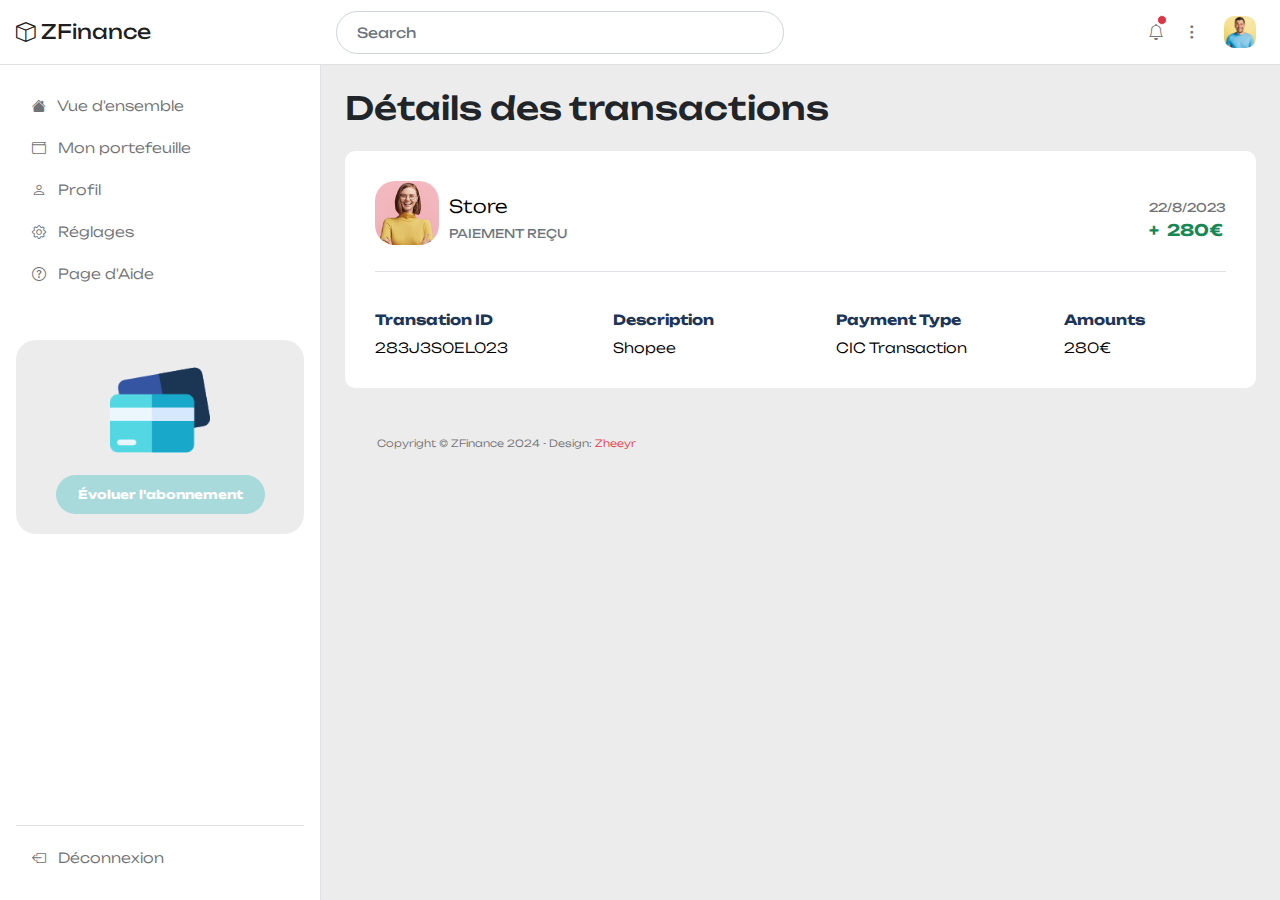
<file: transation-detail.html>
<!doctype html>
<html lang="en">
    <head>
        <meta charset="utf-8">
        <meta name="viewport" content="width=device-width, initial-scale=1">

        <meta name="description" content="">
        <meta name="author" content="">

        <title>ZFinance - Transaction Detail</title>

        <!-- CSS FILES -->      
        <link rel="preconnect" href="https://fonts.googleapis.com">
        
        <link rel="preconnect" href="https://fonts.gstatic.com" crossorigin>

        <link href="https://fonts.googleapis.com/css2?family=Unbounded:wght@300;400;700&display=swap" rel="stylesheet">

        <link href="css/bootstrap.min.css" rel="stylesheet">

        <link href="css/bootstrap-icons.css" rel="stylesheet">

        <link href="css/apexcharts.css" rel="stylesheet">

        <link href="css/tooplate-mini-finance.css" rel="stylesheet">
    </head>
    
    <body>
        <header class="navbar sticky-top flex-md-nowrap">
            <div class="col-md-3 col-lg-3 me-0 px-3 fs-6">
                <a class="navbar-brand" href="index.html">
                    <i class="bi-box"></i>
                    ZFinance
                </a>
            </div>

            <button class="navbar-toggler position-absolute d-md-none collapsed" type="button" data-bs-toggle="collapse" data-bs-target="#sidebarMenu" aria-controls="sidebarMenu" aria-expanded="false" aria-label="Toggle navigation">
                <span class="navbar-toggler-icon"></span>
            </button>

            <form class="custom-form header-form ms-lg-3 ms-md-3 me-lg-auto me-md-auto order-2 order-lg-0 order-md-0" action="#" method="get" role="form">
                <input class="form-control" name="search" type="text" placeholder="Search" aria-label="Search">
            </form>

            <div class="navbar-nav me-lg-2">
                <div class="nav-item text-nowrap d-flex align-items-center">
                    <div class="dropdown ps-3">
                        <a class="nav-link dropdown-toggle text-center" href="#" role="button" data-bs-toggle="dropdown" aria-expanded="false">
                            <i class="bi-bell"></i>
                            <span class="position-absolute start-100 translate-middle p-1 bg-danger border border-light rounded-circle">
                                <span class="visually-hidden">New alerts</span>
                            </span>
                        </a>

                        <ul class="dropdown-menu notifications-block-wrap bg-white shadow">
                            <small>Notifications</small>

                            <li class="notifications-block border-bottom pb-2 mb-2">
                                <a class="dropdown-item d-flex align-items-center" href="#">
                                    <div class="notifications-icon-wrap bg-success">
                                        <i class="notifications-icon bi-check-circle-fill"></i>
                                    </div>

                                    <div>
                                        <span>Votre compte à bien été créer avec succès.</span>

                                        <p>2 days ago</p>
                                    </div>
                                </a>
                            </li>

                            <li class="notifications-block border-bottom pb-2 mb-2">
                                <a class="dropdown-item d-flex align-items-center" href="#">
                                    <div class="notifications-icon-wrap bg-info">
                                        <i class="notifications-icon bi-folder"></i>
                                    </div>

                                    <div>
                                        <span>Please check. We have sent Daily report.</span>

                                        <p>10 days ago</p>
                                    </div>
                                </a>
                            </li>

                            <li class="notifications-block">
                                <a class="dropdown-item d-flex align-items-center" href="#">
                                    <div class="notifications-icon-wrap bg-danger">
                                        <i class="notifications-icon bi-question-circle"></i>
                                    </div>

                                    <div>
                                        <span>La vérification du compte à échouée.</span>

                                        <p>1 hour ago</p>
                                    </div>
                                </a>
                            </li>
                        </ul>
                    </div>

                    <div class="dropdown ps-1">
                        <a class="nav-link dropdown-toggle text-center" href="#" role="button" data-bs-toggle="dropdown" aria-expanded="false">
                            <i class="bi-three-dots-vertical"></i>
                        </a>

                        <div class="dropdown-menu dropdown-menu-social bg-white shadow">
                            <div class="container">
                                <div class="row">
                                    <div class="col-lg-4 col-md-4 col-4">
                                        <a class="dropdown-item text-center" href="#">
                                            <img src="images/social/search.png" class="profile-image img-fluid" alt="">
                                            <span class="d-block">Google</span>
                                        </a>
                                    </div>

                                    <div class="col-lg-4 col-md-4 col-4">
                                        <a class="dropdown-item text-center" href="#">
                                            <img src="images/social/spotify.png" class="profile-image img-fluid" alt="">
                                            <span class="d-block">Spotify</span>
                                        </a>
                                    </div>

                                    <div class="col-lg-4 col-md-4 col-4">
                                        <a class="dropdown-item text-center" href="#">
                                            <img src="images/social/telegram.png" class="profile-image img-fluid" alt="">
                                            <span class="d-block">Telegram</span>
                                        </a>
                                    </div>

                                    <div class="col-lg-4 col-md-4 col-4">
                                        <a class="dropdown-item text-center" href="#">
                                            <img src="images/social/snapchat.png" class="profile-image img-fluid" alt="">
                                            <span class="d-block">Snapchat</span>
                                        </a>
                                    </div>

                                    <div class="col-lg-4 col-md-4 col-4">
                                        <a class="dropdown-item text-center" href="#">
                                            <img src="images/social/tiktok.png" class="profile-image img-fluid" alt="">
                                            <span class="d-block">Tiktok</span>
                                        </a>
                                    </div>

                                    <div class="col-lg-4 col-md-4 col-4">
                                        <a class="dropdown-item text-center" href="#">
                                            <img src="images/social/youtube.png" class="profile-image img-fluid" alt="">
                                            <span class="d-block">Youtube</span>
                                        </a>
                                    </div>
                                </div>
                            </div>
                        </div>
                    </div>

                    <div class="dropdown px-3">
                        <a class="nav-link dropdown-toggle" href="#" role="button" data-bs-toggle="dropdown" aria-expanded="false">
                            <img src="images/medium-shot-happy-man-smiling.jpg" class="profile-image img-fluid" alt="">
                        </a>
                        <ul class="dropdown-menu bg-white shadow">
                            <li>
                                <div class="dropdown-menu-profile-thumb d-flex">
                                    <img src="images/medium-shot-happy-man-smiling.jpg" class="profile-image img-fluid me-3" alt="">

                                    <div class="d-flex flex-column">
                                        <small>Zheeyr</small>
                                        <a href="#">Zheeyr@zheeyr.com</a>
                                    </div>
                                </div>
                            </li>

                            <li>
                                <a class="dropdown-item" href="profile.html">
                                    <i class="bi-person me-2"></i>
                                    Profile
                                </a>
                            </li>

                            <li>
                                <a class="dropdown-item" href="setting.html">
                                    <i class="bi-gear me-2"></i>
                                    Réglages
                                </a>
                            </li>

                            <li>
                                <a class="dropdown-item" href="help-center.html">
                                    <i class="bi-question-circle me-2"></i>
                                    Help
                                </a>
                            </li>

                            <li class="border-top mt-3 pt-2 mx-4">
                                <a class="dropdown-item ms-0 me-0" href="#">
                                    <i class="bi-box-arrow-left me-2"></i>
                                    Déconnexion
                                </a>
                            </li>
                        </ul>
                    </div>
                </div>
            </div>
        </header>

        <div class="container-fluid">
            <div class="row">
                <nav id="sidebarMenu" class="col-md-3 col-lg-3 d-md-block sidebar collapse">
                    <div class="position-sticky py-4 px-3 sidebar-sticky">
                        <ul class="nav flex-column h-100">
                            <li class="nav-item">
                                <a class="nav-link" aria-current="page" href="index.html">
                                    <i class="bi-house-fill me-2"></i>
                                    Vue d'ensemble
                                </a>
                            </li>

                            <li class="nav-item">
                                <a class="nav-link" href="wallet.html">
                                    <i class="bi-wallet me-2"></i>
                                    Mon portefeuille
                                </a>
                            </li>

                            <li class="nav-item">
                                <a class="nav-link" href="profile.html">
                                    <i class="bi-person me-2"></i>
                                    Profil
                                </a>
                            </li>

                            <li class="nav-item">
                                <a class="nav-link" href="setting.html">
                                    <i class="bi-gear me-2"></i>
                                    Réglages
                                </a>
                            </li>

                            <li class="nav-item">
                                <a class="nav-link" href="help-center.html">
                                    <i class="bi-question-circle me-2"></i>
                                    Page d'Aide
                                </a>
                            </li>

                            <li class="nav-item featured-box mt-lg-5 mt-4 mb-4">
                                <img src="images/credit-card.png" class="img-fluid" alt="">

                                <a class="btn custom-btn" href="#">Évoluer l'abonnement</a>
                            </li>

                            <li class="nav-item border-top mt-auto pt-2">
                                <a class="nav-link" href="#">
                                    <i class="bi-box-arrow-left me-2"></i>
                                    Déconnexion
                                </a>
                            </li>
                        </ul>
                    </div>
                </nav>

                <main class="main-wrapper col-md-9 ms-sm-auto py-4 col-lg-9 px-md-4 border-start">
                    <div class="title-group mb-3">
                        <h1 class="h2 mb-0">Détails des transactions</h1>
                    </div>

                    <div class="row my-4">
                        <div class="col-lg-12 col-12">
                            <div class="custom-block custom-block-transation-detail bg-white">
                                <div class="d-flex flex-wrap align-items-center border-bottom pb-3 mb-3">
                                    <div class="d-flex align-items-center">
                                        <img src="images/profile/young-woman-with-round-glasses-yellow-sweater.jpg" class="profile-image img-fluid" alt="">

                                        <div>
                                            <p>Store</p>

                                            <small class="text-muted">Paiement reçu</small>
                                        </div>
                                    </div>

                                    <div class="ms-auto">
                                        <small>22/8/2023</small>
                                        <strong class="d-block text-success"><span class="me-1">+</span> 280€</strong>
                                    </div>
                                </div>

                                <div class="d-flex flex-wrap align-items-center">
                                    <div class="custom-block-transation-detail-item mt-4">
                                        <h6>Transation ID</h6>

                                        <p>283J3S0EL023</p>
                                    </div>

                                    <div class="custom-block-transation-detail-item mt-4 mx-auto px-4">
                                        <h6>Description</h6>

                                        <p>Shopee</p>
                                    </div>

                                    <div class="custom-block-transation-detail-item mt-4 ms-lg-auto px-lg-3 px-md-3">
                                        <h6>Payment Type</h6>

                                        <p>CIC Transaction</p>
                                    </div>

                                    <div class="custom-block-transation-detail-item mt-4 ms-auto me-auto">
                                        <h6>Amounts</h6>

                                        <p>280€</p>
                                    </div>
                                </div>
                                
                            </div>
                        </div>
                    </div>

                    <footer class="site-footer">
                        <div class="container">
                            <div class="row">
                                
                                <div class="col-lg-12 col-12">
                                    <p class="copyright-text">Copyright © ZFinance 2024 
                                    - Design: <a rel="sponsored" href="https://www.tooplate.com" target="_blank">Zheeyr</a></p>
                                </div>

                            </div>
                        </div>
                    </footer>
                </main>

            </div>
        </div>

        <!-- JAVASCRIPT FILES -->
        <script src="js/jquery.min.js"></script>
        <script src="js/bootstrap.bundle.min.js"></script>
        <script src="js/apexcharts.min.js"></script>
        <script src="js/custom.js"></script>

    </body>
</html>
</file>
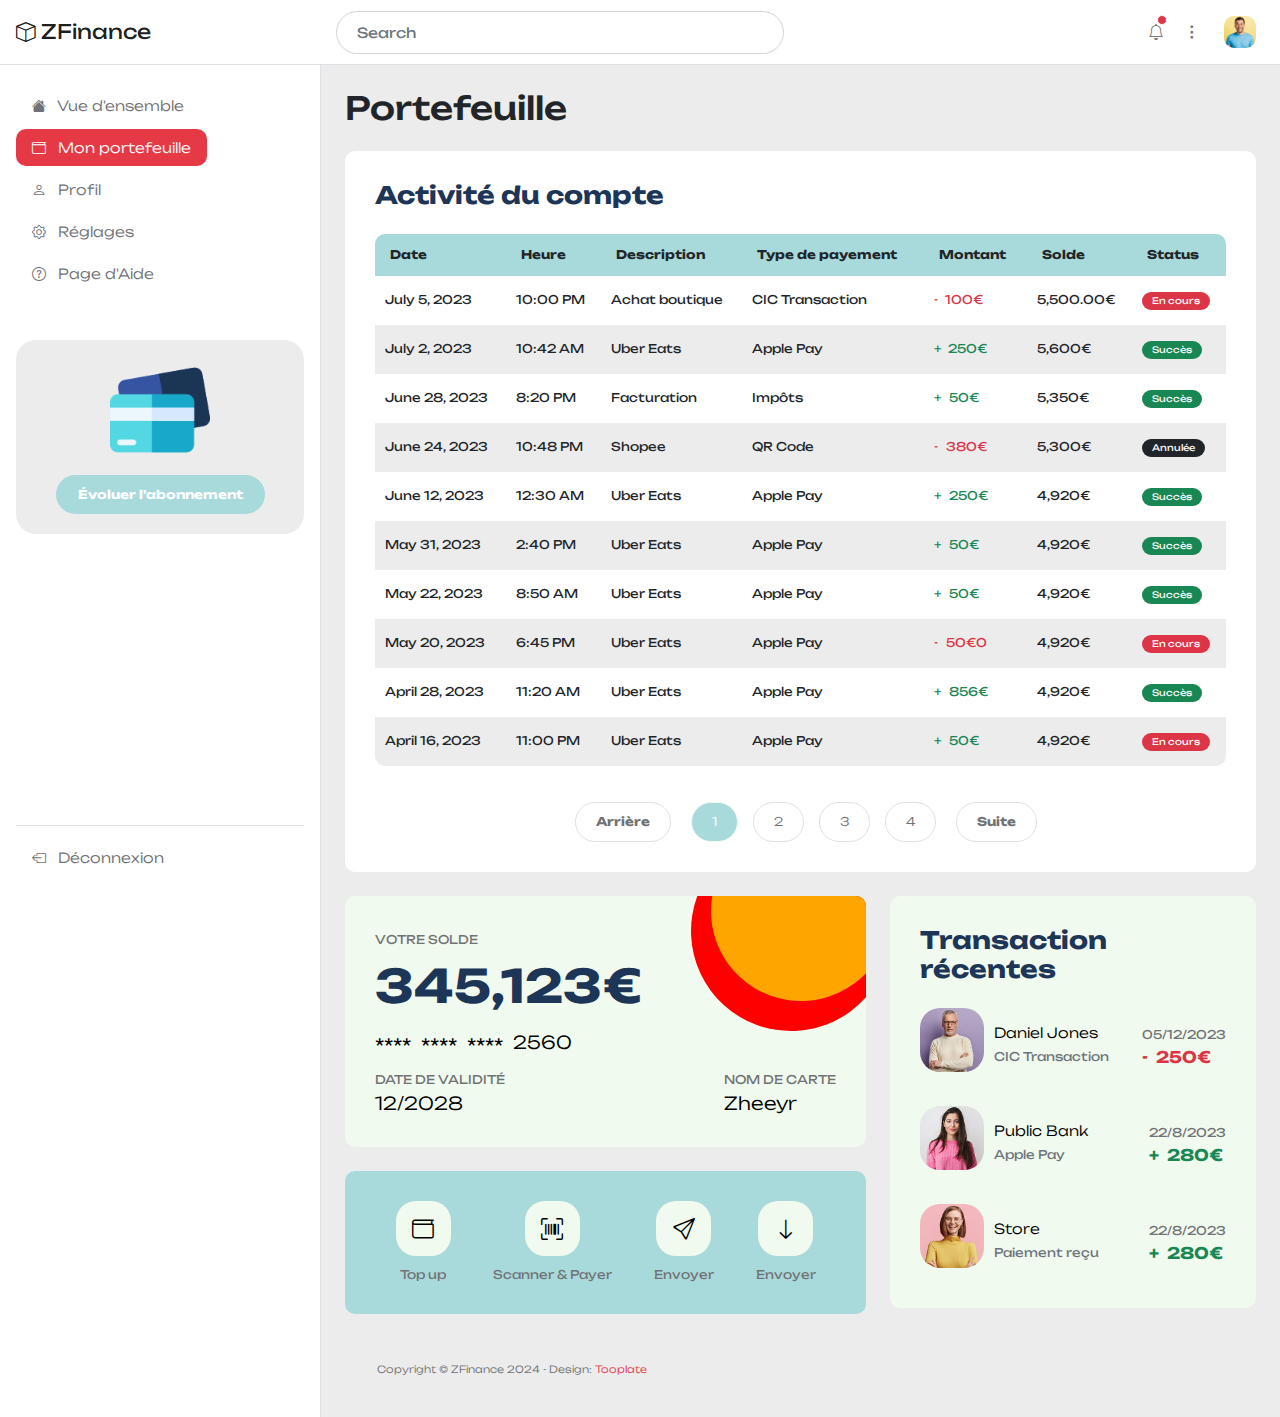
<file: wallet.html>
<!doctype html>
<html lang="en">
    <head>
        <meta charset="utf-8">
        <meta name="viewport" content="width=device-width, initial-scale=1">

        <meta name="description" content="">
        <meta name="author" content="">

        <title>ZFinance - Portefeuille</title>    
        <link rel="preconnect" href="https://fonts.googleapis.com">
        
        <link rel="preconnect" href="https://fonts.gstatic.com" crossorigin>

        <link href="https://fonts.googleapis.com/css2?family=Unbounded:wght@300;400;700&display=swap" rel="stylesheet">

        <link href="css/bootstrap.min.css" rel="stylesheet">

        <link href="css/bootstrap-icons.css" rel="stylesheet">

        <link href="css/apexcharts.css" rel="stylesheet">

        <link href="css/tooplate-mini-finance.css" rel="stylesheet">
    </head>
    
    <body>
        <header class="navbar sticky-top flex-md-nowrap">
            <div class="col-md-3 col-lg-3 me-0 px-3 fs-6">
                <a class="navbar-brand" href="index.html">
                    <i class="bi-box"></i>
                    ZFinance
                </a>
            </div>

            <button class="navbar-toggler position-absolute d-md-none collapsed" type="button" data-bs-toggle="collapse" data-bs-target="#sidebarMenu" aria-controls="sidebarMenu" aria-expanded="false" aria-label="Toggle navigation">
                <span class="navbar-toggler-icon"></span>
            </button>

            <form class="custom-form header-form ms-lg-3 ms-md-3 me-lg-auto me-md-auto order-2 order-lg-0 order-md-0" action="#" method="get" role="form">
                <input class="form-control" name="search" type="text" placeholder="Search" aria-label="Search">
            </form>

            <div class="navbar-nav me-lg-2">
                <div class="nav-item text-nowrap d-flex align-items-center">
                    <div class="dropdown ps-3">
                        <a class="nav-link dropdown-toggle text-center" href="#" role="button" data-bs-toggle="dropdown" aria-expanded="false">
                            <i class="bi-bell"></i>
                            <span class="position-absolute start-100 translate-middle p-1 bg-danger border border-light rounded-circle">
                                <span class="visually-hidden">New alerts</span>
                            </span>
                        </a>

                        <ul class="dropdown-menu notifications-block-wrap bg-white shadow">
                            <small>Notifications</small>

                            <li class="notifications-block border-bottom pb-2 mb-2">
                                <a class="dropdown-item d-flex align-items-center" href="#">
                                    <div class="notifications-icon-wrap bg-success">
                                        <i class="notifications-icon bi-check-circle-fill"></i>
                                    </div>

                                    <div>
                                        <span>Votre compte à bien été créer avec succès.</span>

                                        <p>12 days ago</p>
                                    </div>
                                </a>
                            </li>

                            <li class="notifications-block border-bottom pb-2 mb-2">
                                <a class="dropdown-item d-flex align-items-center" href="#">
                                    <div class="notifications-icon-wrap bg-info">
                                        <i class="notifications-icon bi-folder"></i>
                                    </div>

                                    <div>
                                        <span>Nous vous avons envoyé un rapport journalier.</span>

                                        <p>10 days ago</p>
                                    </div>
                                </a>
                            </li>

                            <li class="notifications-block">
                                <a class="dropdown-item d-flex align-items-center" href="#">
                                    <div class="notifications-icon-wrap bg-danger">
                                        <i class="notifications-icon bi-question-circle"></i>
                                    </div>

                                    <div>
                                        <span>La vérification du compte à échouée.</span>

                                        <p>1 hour ago</p>
                                    </div>
                                </a>
                            </li>
                        </ul>
                    </div>

                    <div class="dropdown ps-1">
                        <a class="nav-link dropdown-toggle text-center" href="#" role="button" data-bs-toggle="dropdown" aria-expanded="false">
                            <i class="bi-three-dots-vertical"></i>
                        </a>

                        <div class="dropdown-menu dropdown-menu-social bg-white shadow">
                            <div class="container">
                                <div class="row">
                                    <div class="col-lg-4 col-md-4 col-4">
                                        <a class="dropdown-item text-center" href="#">
                                            <img src="images/social/search.png" class="profile-image img-fluid" alt="">
                                            <span class="d-block">Google</span>
                                        </a>
                                    </div>

                                    <div class="col-lg-4 col-md-4 col-4">
                                        <a class="dropdown-item text-center" href="#">
                                            <img src="images/social/spotify.png" class="profile-image img-fluid" alt="">
                                            <span class="d-block">Spotify</span>
                                        </a>
                                    </div>

                                    <div class="col-lg-4 col-md-4 col-4">
                                        <a class="dropdown-item text-center" href="#">
                                            <img src="images/social/telegram.png" class="profile-image img-fluid" alt="">
                                            <span class="d-block">Telegram</span>
                                        </a>
                                    </div>

                                    <div class="col-lg-4 col-md-4 col-4">
                                        <a class="dropdown-item text-center" href="#">
                                            <img src="images/social/snapchat.png" class="profile-image img-fluid" alt="">
                                            <span class="d-block">Snapchat</span>
                                        </a>
                                    </div>

                                    <div class="col-lg-4 col-md-4 col-4">
                                        <a class="dropdown-item text-center" href="#">
                                            <img src="images/social/tiktok.png" class="profile-image img-fluid" alt="">
                                            <span class="d-block">Tiktok</span>
                                        </a>
                                    </div>

                                    <div class="col-lg-4 col-md-4 col-4">
                                        <a class="dropdown-item text-center" href="#">
                                            <img src="images/social/youtube.png" class="profile-image img-fluid" alt="">
                                            <span class="d-block">Youtube</span>
                                        </a>
                                    </div>
                                </div>
                            </div>
                        </div>
                    </div>

                    <div class="dropdown px-3">
                        <a class="nav-link dropdown-toggle" href="#" role="button" data-bs-toggle="dropdown" aria-expanded="false">
                            <img src="images/medium-shot-happy-man-smiling.jpg" class="profile-image img-fluid" alt="">
                        </a>
                        <ul class="dropdown-menu bg-white shadow">
                            <li>
                                <div class="dropdown-menu-profile-thumb d-flex">
                                    <img src="images/medium-shot-happy-man-smiling.jpg" class="profile-image img-fluid me-3" alt="">

                                    <div class="d-flex flex-column">
                                        <small>Zheeyr</small>
                                        <a href="#">Zheeyr@zheeyr.com</a>
                                    </div>
                                </div>
                            </li>

                            <li>
                                <a class="dropdown-item" href="profile.html">
                                    <i class="bi-person me-2"></i>
                                    Profile
                                </a>
                            </li>

                            <li>
                                <a class="dropdown-item" href="setting.html">
                                    <i class="bi-gear me-2"></i>
                                    Réglages
                                </a>
                            </li>

                            <li>
                                <a class="dropdown-item" href="help-center.html">
                                    <i class="bi-question-circle me-2"></i>
                                    Help
                                </a>
                            </li>

                            <li class="border-top mt-3 pt-2 mx-4">
                                <a class="dropdown-item ms-0 me-0" href="#">
                                    <i class="bi-box-arrow-left me-2"></i>
                                    Déconnexion
                                </a>
                            </li>
                        </ul>
                    </div>
                </div>
            </div>
        </header>

        <div class="container-fluid">
            <div class="row">
                <nav id="sidebarMenu" class="col-md-3 col-lg-3 d-md-block sidebar collapse">
                    <div class="position-sticky py-4 px-3 sidebar-sticky">
                        <ul class="nav flex-column h-100">
                            <li class="nav-item">
                                <a class="nav-link" aria-current="page" href="index.html">
                                    <i class="bi-house-fill me-2"></i>
                                    Vue d'ensemble
                                </a>
                            </li>

                            <li class="nav-item">
                                <a class="nav-link active" href="wallet.html">
                                    <i class="bi-wallet me-2"></i>
                                    Mon portefeuille
                                </a>
                            </li>

                            <li class="nav-item">
                                <a class="nav-link" href="profile.html">
                                    <i class="bi-person me-2"></i>
                                    Profil
                                </a>
                            </li>

                            <li class="nav-item">
                                <a class="nav-link" href="setting.html">
                                    <i class="bi-gear me-2"></i>
                                    Réglages
                                </a>
                            </li>

                            <li class="nav-item">
                                <a class="nav-link" href="help-center.html">
                                    <i class="bi-question-circle me-2"></i>
                                    Page d'Aide
                                </a>
                            </li>

                            <li class="nav-item featured-box mt-lg-5 mt-4 mb-4">
                                <img src="images/credit-card.png" class="img-fluid" alt="">

                                <a class="btn custom-btn" href="#">Évoluer l'abonnement</a>
                            </li>

                            <li class="nav-item border-top mt-auto pt-2">
                                <a class="nav-link" href="#">
                                    <i class="bi-box-arrow-left me-2"></i>
                                    Déconnexion
                                </a>
                            </li>
                        </ul>
                    </div>
                </nav>

                <main class="main-wrapper col-md-9 ms-sm-auto py-4 col-lg-9 px-md-4 border-start">
                    <div class="title-group mb-3">
                        <h1 class="h2 mb-0">Portefeuille</h1>
                    </div>

                    <div class="row my-4">
                        <div class="col-lg-12 col-12">
                            <div class="custom-block bg-white">
                                <h5 class="mb-4">Activité du compte</h5>

                                <div class="table-responsive">
                                    <table class="account-table table">
                                        <thead>
                                            <tr>
                                                <th scope="col">Date</th>

                                                <th scope="col">Heure</th>

                                                <th scope="col">Description</th>

                                                <th scope="col">Type de payement</th>

                                                <th scope="col">Montant</th>

                                                <th scope="col">Solde</th>

                                                <th scope="col">Status</th>

                                            </tr>
                                        </thead>

                                        <tbody>
                                            <tr>
                                                <td scope="row">July 5, 2023</td>

                                                <td scope="row">10:00 PM</td>

                                                <td scope="row">Achat boutique</td>

                                                <td scope="row">CIC Transaction</td>

                                                <td class="text-danger" scope="row">
                                                    <span class="me-1">-</span>
                                                    100€
                                                </td>

                                                <td scope="row">5,500.00€</td>

                                                <td scope="row">
                                                    <span class="badge text-bg-danger">
                                                        En cours
                                                    </span>
                                                </td>
                                            </tr>

                                            <tr>
                                                <td scope="row">July 2, 2023</td>

                                                <td scope="row">10:42 AM</td>

                                                <td scope="row">Uber Eats</td>

                                                <td scope="row">Apple Pay</td>

                                                <td class="text-success" scope="row">
                                                    <span class="me-1">+</span>
                                                    250€
                                                </td>

                                                <td scope="row">5,600€</td>

                                                <td scope="row">
                                                    <span class="badge text-bg-success">
                                                        Succès
                                                    </span>
                                                </td>
                                            </tr>

                                            <tr>
                                                <td scope="row">June 28, 2023</td>

                                                <td scope="row">8:20 PM</td>

                                                <td scope="row">Facturation</td>

                                                <td scope="row">Impôts</td>

                                                <td class="text-success" scope="row">
                                                <span class="me-2">+</span>50€</td>

                                                <td scope="row">5,350€</td>

                                                <td scope="row">
                                                    <span class="badge text-bg-success">
                                                        Succès
                                                    </span>
                                                </td>
                                            </tr>

                                            <tr>
                                                <td scope="row">June 24, 2023</td>

                                                <td scope="row">10:48 PM</td>

                                                <td scope="row">Shopee</td>

                                                <td scope="row">QR Code</td>

                                                <td class="text-danger" scope="row">
                                                <span class="me-2">-</span>380€</td>

                                                <td scope="row">5,300€</td>

                                                <td scope="row">
                                                    <span class="badge text-bg-dark">
                                                        Annulée
                                                    </span>
                                                </td>
                                            </tr>

                                            <tr>
                                                <td scope="row">June 12, 2023</td>

                                                <td scope="row">12:30 AM</td>

                                                <td scope="row">Uber Eats</td>

                                                <td scope="row">Apple Pay</td>

                                                <td class="text-success" scope="row">
                                                <span class="me-2">+</span>250€</td>

                                                <td scope="row">4,920€</td>

                                                <td scope="row">
                                                    <span class="badge text-bg-success">
                                                        Succès
                                                    </span>
                                                </td>
                                            </tr>

                                            <tr>
                                                <td scope="row">May 31, 2023</td>

                                                <td scope="row">2:40 PM</td>

                                                <td scope="row">Uber Eats</td>

                                                <td scope="row">Apple Pay</td>

                                                <td class="text-success" scope="row">
                                                <span class="me-2">+</span>50€</td>

                                                <td scope="row">4,920€</td>

                                                <td scope="row">
                                                    <span class="badge text-bg-success">
                                                        Succès
                                                    </span>
                                                </td>
                                            </tr>

                                            <tr>
                                                <td scope="row">May 22, 2023</td>

                                                <td scope="row">8:50 AM</td>

                                                <td scope="row">Uber Eats</td>

                                                <td scope="row">Apple Pay</td>

                                                <td class="text-success" scope="row">
                                                <span class="me-2">+</span>50€</td>

                                                <td scope="row">4,920€</td>

                                                <td scope="row">
                                                    <span class="badge text-bg-success">
                                                        Succès
                                                    </span>
                                                </td>
                                            </tr>

                                            <tr>
                                                <td scope="row">May 20, 2023</td>

                                                <td scope="row">6:45 PM</td>

                                                <td scope="row">Uber Eats</td>

                                                <td scope="row">Apple Pay</td>

                                                <td class="text-danger" scope="row">
                                                <span class="me-2">-</span>50€0</td>

                                                <td scope="row">4,920€</td>

                                                <td scope="row">
                                                    <span class="badge text-bg-danger">
                                                        En cours
                                                    </span>
                                                </td>
                                            </tr>

                                            <tr>
                                                <td scope="row">April 28, 2023</td>

                                                <td scope="row">11:20 AM</td>

                                                <td scope="row">Uber Eats</td>

                                                <td scope="row">Apple Pay</td>

                                                <td class="text-success" scope="row">
                                                <span class="me-2">+</span>856€</td>

                                                <td scope="row">4,920€</td>

                                                <td scope="row">
                                                    <span class="badge text-bg-success">
                                                        Succès
                                                    </span>
                                                </td>
                                            </tr>

                                            <tr>
                                                <td scope="row">April 16, 2023</td>

                                                <td scope="row">11:00 PM</td>

                                                <td scope="row">Uber Eats</td>

                                                <td scope="row">Apple Pay</td>

                                                <td class="text-success" scope="row">
                                                <span class="me-2">+</span>50€</td>

                                                <td scope="row">4,920€</td>

                                                <td scope="row">
                                                    <span class="badge text-bg-danger">
                                                        En cours
                                                    </span>
                                                </td>
                                            </tr>
                                        </tbody>
                                    </table>
                                </div>

                                <nav aria-label="Page navigation example">
                                        <ul class="pagination justify-content-center mb-0">
                                            <li class="page-item">
                                                <a class="page-link" href="#" aria-label="Previous">
                                                    <span aria-hidden="true">Arrière</span>
                                                </a>
                                            </li>

                                            <li class="page-item active" aria-current="page">
                                                <a class="page-link" href="#">1</a>
                                            </li>
                                            
                                            <li class="page-item">
                                                <a class="page-link" href="#">2</a>
                                            </li>
                                            
                                            <li class="page-item">
                                                <a class="page-link" href="#">3</a>
                                            </li>

                                            <li class="page-item">
                                                <a class="page-link" href="#">4</a>
                                            </li>
                                            
                                            <li class="page-item">
                                                <a class="page-link" href="#" aria-label="Next">
                                                    <span aria-hidden="true">Suite</span>
                                                </a>
                                            </li>
                                        </ul>
                                    </nav>
                            </div>
                        </div>

                        <div class="col-lg-7 col-12">
                            <div class="custom-block custom-block-balance">
                                <small>Votre solde</small>

                                <h2 class="mt-2 mb-3">345,123€</h2>

                                <div class="custom-block-numbers d-flex align-items-center">
                                    <span>****</span>
                                    <span>****</span>
                                    <span>****</span>
                                    <p>2560</p>
                                </div>

                                <div class="d-flex">
                                    <div>
                                        <small>Date de validité</small>
                                        <p>12/2028</p>
                                    </div>

                                    <div class="ms-auto">
                                        <small>Nom de Carte</small>
                                        <p>Zheeyr</p>
                                    </div>
                                </div>
                            </div>

                            <div class="custom-block custom-block-bottom d-flex flex-wrap">
                                <div class="custom-block-bottom-item">
                                    <a href="#" class="d-flex flex-column">
                                        <i class="custom-block-icon bi-wallet"></i>

                                        <small>Top up</small>
                                    </a>
                                </div>

                                <div class="custom-block-bottom-item">
                                    <a href="#" class="d-flex flex-column">
                                        <i class="custom-block-icon bi-upc-scan"></i>

                                        <small>Scanner & Payer</small>
                                    </a>
                                </div>

                                <div class="custom-block-bottom-item">
                                    <a href="#" class="d-flex flex-column">
                                        <i class="custom-block-icon bi-send"></i>

                                        <small>Envoyer</small>
                                    </a>
                                </div>

                                <div class="custom-block-bottom-item">
                                    <a href="#" class="d-flex flex-column">
                                        <i class="custom-block-icon bi-arrow-down"></i>

                                        <small>Envoyer</small>
                                    </a>
                                </div>
                            </div>
                        </div>

                        <div class="col-lg-5 col-12">
                            <div class="custom-block custom-block-transations">
                                <h5 class="mb-4">Transaction récentes</h5>

                                <div class="d-flex flex-wrap align-items-center mb-4">
                                    <div class="d-flex align-items-center">
                                        <img src="images/profile/senior-man-white-sweater-eyeglasses.jpg" class="profile-image img-fluid" alt="">

                                        <div>
                                            <p>
                                                <a href="transation-detail.html">Daniel Jones</a>
                                            </p>

                                            <small class="text-muted">CIC Transaction</small>
                                        </div>
                                    </div>

                                    <div class="ms-auto">
                                        <small>05/12/2023</small>
                                        <strong class="d-block text-danger"><span class="me-1">-</span> 250€</strong>
                                    </div>
                                </div>

                                <div class="d-flex flex-wrap align-items-center mb-4">
                                    <div class="d-flex align-items-center">
                                        <img src="images/profile/young-beautiful-woman-pink-warm-sweater.jpg" class="profile-image img-fluid" alt="">

                                        <div>
                                            <p>
                                                <a href="transation-detail.html">Public Bank</a>
                                            </p>

                                            <small class="text-muted">Apple Pay</small>
                                        </div>
                                    </div>

                                    <div class="ms-auto">
                                        <small>22/8/2023</small>
                                        <strong class="d-block text-success"><span class="me-1">+</span> 280€</strong>
                                    </div>
                                </div>

                                <div class="d-flex flex-wrap align-items-center">
                                    <div class="d-flex align-items-center">
                                        <img src="images/profile/young-woman-with-round-glasses-yellow-sweater.jpg" class="profile-image img-fluid" alt="">

                                        <div>
                                            <p><a href="transation-detail.html">Store</a></p>

                                            <small class="text-muted">Paiement reçu</small>
                                        </div>
                                    </div>

                                    <div class="ms-auto">
                                        <small>22/8/2023</small>
                                        <strong class="d-block text-success"><span class="me-1">+</span> 280€</strong>
                                    </div>
                                </div>
                            </div>

                        </div>
                    </div>

                    <footer class="site-footer">
                        <div class="container">
                            <div class="row">
                                
                                <div class="col-lg-12 col-12">
                                    <p class="copyright-text">Copyright © ZFinance 2024 
                                    - Design: <a rel="sponsored" href="https://www.tooplate.com" target="_blank">Tooplate</a></p>
                                </div>

                            </div>
                        </div>
                    </footer>
                </main>

            </div>
        </div>

        <!-- JAVASCRIPT FILES -->
        <script src="js/jquery.min.js"></script>
        <script src="js/bootstrap.bundle.min.js"></script>
        <script src="js/apexcharts.min.js"></script>
        <script src="js/custom.js"></script>
    </body>
</html>
</file>
<file: css/apexcharts.css>
.apexcharts-canvas {
  position: relative;
  user-select: none;
  /* cannot give overflow: hidden as it will crop tooltips which overflow outside chart area */
}

/* scrollbar is not visible by default for legend, hence forcing the visibility */
.apexcharts-canvas ::-webkit-scrollbar {
  -webkit-appearance: none;
  width: 6px;
}

.apexcharts-canvas ::-webkit-scrollbar-thumb {
  border-radius: 4px;
  background-color: rgba(0, 0, 0, .5);
  box-shadow: 0 0 1px rgba(255, 255, 255, .5);
  -webkit-box-shadow: 0 0 1px rgba(255, 255, 255, .5);
}


.apexcharts-inner {
  position: relative;
}

.apexcharts-text tspan {
  font-family: inherit;
}

.legend-mouseover-inactive {
  transition: 0.15s ease all;
  opacity: 0.20;
}

.apexcharts-series-collapsed {
  opacity: 0;
}

.apexcharts-tooltip {
  border-radius: 5px;
  box-shadow: 2px 2px 6px -4px #999;
  cursor: default;
  font-size: 14px;
  left: 62px;
  opacity: 0;
  pointer-events: none;
  position: absolute;
  top: 20px;
  display: flex;
  flex-direction: column;
  overflow: hidden;
  white-space: nowrap;
  z-index: 12;
  transition: 0.15s ease all;
}

.apexcharts-tooltip.apexcharts-active {
  opacity: 1;
  transition: 0.15s ease all;
}

.apexcharts-tooltip.apexcharts-theme-light {
  border: 1px solid #e3e3e3;
  background: rgba(255, 255, 255, 0.96);
}

.apexcharts-tooltip.apexcharts-theme-dark {
  color: #fff;
  background: rgba(30, 30, 30, 0.8);
}

.apexcharts-tooltip * {
  font-family: inherit;
}


.apexcharts-tooltip-title {
  padding: 6px;
  font-size: 15px;
  margin-bottom: 4px;
}

.apexcharts-tooltip.apexcharts-theme-light .apexcharts-tooltip-title {
  background: #ECEFF1;
  border-bottom: 1px solid #ddd;
}

.apexcharts-tooltip.apexcharts-theme-dark .apexcharts-tooltip-title {
  background: rgba(0, 0, 0, 0.7);
  border-bottom: 1px solid #333;
}

.apexcharts-tooltip-text-y-value,
.apexcharts-tooltip-text-goals-value,
.apexcharts-tooltip-text-z-value {
  display: inline-block;
  font-weight: 600;
  margin-left: 5px;
}

.apexcharts-tooltip-title:empty,
.apexcharts-tooltip-text-y-label:empty,
.apexcharts-tooltip-text-y-value:empty,
.apexcharts-tooltip-text-goals-label:empty,
.apexcharts-tooltip-text-goals-value:empty,
.apexcharts-tooltip-text-z-value:empty {
  display: none;
}

.apexcharts-tooltip-text-y-value,
.apexcharts-tooltip-text-goals-value,
.apexcharts-tooltip-text-z-value {
  font-weight: 600;
}

.apexcharts-tooltip-text-goals-label, 
.apexcharts-tooltip-text-goals-value {
  padding: 6px 0 5px;
}

.apexcharts-tooltip-goals-group, 
.apexcharts-tooltip-text-goals-label, 
.apexcharts-tooltip-text-goals-value {
  display: flex;
}
.apexcharts-tooltip-text-goals-label:not(:empty),
.apexcharts-tooltip-text-goals-value:not(:empty) {
  margin-top: -6px;
}

.apexcharts-tooltip-marker {
  width: 12px;
  height: 12px;
  position: relative;
  top: 0px;
  margin-right: 10px;
  border-radius: 50%;
}

.apexcharts-tooltip-series-group {
  padding: 0 10px;
  display: none;
  text-align: left;
  justify-content: left;
  align-items: center;
}

.apexcharts-tooltip-series-group.apexcharts-active .apexcharts-tooltip-marker {
  opacity: 1;
}

.apexcharts-tooltip-series-group.apexcharts-active,
.apexcharts-tooltip-series-group:last-child {
  padding-bottom: 4px;
}

.apexcharts-tooltip-series-group-hidden {
  opacity: 0;
  height: 0;
  line-height: 0;
  padding: 0 !important;
}

.apexcharts-tooltip-y-group {
  padding: 6px 0 5px;
}

.apexcharts-tooltip-box, .apexcharts-custom-tooltip {
  padding: 4px 8px;
}

.apexcharts-tooltip-boxPlot {
  display: flex;
  flex-direction: column-reverse;
}

.apexcharts-tooltip-box>div {
  margin: 4px 0;
}

.apexcharts-tooltip-box span.value {
  font-weight: bold;
}

.apexcharts-tooltip-rangebar {
  padding: 5px 8px;
}

.apexcharts-tooltip-rangebar .category {
  font-weight: 600;
  color: #777;
}

.apexcharts-tooltip-rangebar .series-name {
  font-weight: bold;
  display: block;
  margin-bottom: 5px;
}

.apexcharts-xaxistooltip {
  opacity: 0;
  padding: 9px 10px;
  pointer-events: none;
  color: #373d3f;
  font-size: 13px;
  text-align: center;
  border-radius: 2px;
  position: absolute;
  z-index: 10;
  background: #ECEFF1;
  border: 1px solid #90A4AE;
  transition: 0.15s ease all;
}

.apexcharts-xaxistooltip.apexcharts-theme-dark {
  background: rgba(0, 0, 0, 0.7);
  border: 1px solid rgba(0, 0, 0, 0.5);
  color: #fff;
}

.apexcharts-xaxistooltip:after,
.apexcharts-xaxistooltip:before {
  left: 50%;
  border: solid transparent;
  content: " ";
  height: 0;
  width: 0;
  position: absolute;
  pointer-events: none;
}

.apexcharts-xaxistooltip:after {
  border-color: rgba(236, 239, 241, 0);
  border-width: 6px;
  margin-left: -6px;
}

.apexcharts-xaxistooltip:before {
  border-color: rgba(144, 164, 174, 0);
  border-width: 7px;
  margin-left: -7px;
}

.apexcharts-xaxistooltip-bottom:after,
.apexcharts-xaxistooltip-bottom:before {
  bottom: 100%;
}

.apexcharts-xaxistooltip-top:after,
.apexcharts-xaxistooltip-top:before {
  top: 100%;
}

.apexcharts-xaxistooltip-bottom:after {
  border-bottom-color: #ECEFF1;
}

.apexcharts-xaxistooltip-bottom:before {
  border-bottom-color: #90A4AE;
}

.apexcharts-xaxistooltip-bottom.apexcharts-theme-dark:after {
  border-bottom-color: rgba(0, 0, 0, 0.5);
}

.apexcharts-xaxistooltip-bottom.apexcharts-theme-dark:before {
  border-bottom-color: rgba(0, 0, 0, 0.5);
}

.apexcharts-xaxistooltip-top:after {
  border-top-color: #ECEFF1
}

.apexcharts-xaxistooltip-top:before {
  border-top-color: #90A4AE;
}

.apexcharts-xaxistooltip-top.apexcharts-theme-dark:after {
  border-top-color: rgba(0, 0, 0, 0.5);
}

.apexcharts-xaxistooltip-top.apexcharts-theme-dark:before {
  border-top-color: rgba(0, 0, 0, 0.5);
}

.apexcharts-xaxistooltip.apexcharts-active {
  opacity: 1;
  transition: 0.15s ease all;
}

.apexcharts-yaxistooltip {
  opacity: 0;
  padding: 4px 10px;
  pointer-events: none;
  color: #373d3f;
  font-size: 13px;
  text-align: center;
  border-radius: 2px;
  position: absolute;
  z-index: 10;
  background: #ECEFF1;
  border: 1px solid #90A4AE;
}

.apexcharts-yaxistooltip.apexcharts-theme-dark {
  background: rgba(0, 0, 0, 0.7);
  border: 1px solid rgba(0, 0, 0, 0.5);
  color: #fff;
}

.apexcharts-yaxistooltip:after,
.apexcharts-yaxistooltip:before {
  top: 50%;
  border: solid transparent;
  content: " ";
  height: 0;
  width: 0;
  position: absolute;
  pointer-events: none;
}

.apexcharts-yaxistooltip:after {
  border-color: rgba(236, 239, 241, 0);
  border-width: 6px;
  margin-top: -6px;
}

.apexcharts-yaxistooltip:before {
  border-color: rgba(144, 164, 174, 0);
  border-width: 7px;
  margin-top: -7px;
}

.apexcharts-yaxistooltip-left:after,
.apexcharts-yaxistooltip-left:before {
  left: 100%;
}

.apexcharts-yaxistooltip-right:after,
.apexcharts-yaxistooltip-right:before {
  right: 100%;
}

.apexcharts-yaxistooltip-left:after {
  border-left-color: #ECEFF1;
}

.apexcharts-yaxistooltip-left:before {
  border-left-color: #90A4AE;
}

.apexcharts-yaxistooltip-left.apexcharts-theme-dark:after {
  border-left-color: rgba(0, 0, 0, 0.5);
}

.apexcharts-yaxistooltip-left.apexcharts-theme-dark:before {
  border-left-color: rgba(0, 0, 0, 0.5);
}

.apexcharts-yaxistooltip-right:after {
  border-right-color: #ECEFF1;
}

.apexcharts-yaxistooltip-right:before {
  border-right-color: #90A4AE;
}

.apexcharts-yaxistooltip-right.apexcharts-theme-dark:after {
  border-right-color: rgba(0, 0, 0, 0.5);
}

.apexcharts-yaxistooltip-right.apexcharts-theme-dark:before {
  border-right-color: rgba(0, 0, 0, 0.5);
}

.apexcharts-yaxistooltip.apexcharts-active {
  opacity: 1;
}

.apexcharts-yaxistooltip-hidden {
  display: none;
}

.apexcharts-xcrosshairs,
.apexcharts-ycrosshairs {
  pointer-events: none;
  opacity: 0;
  transition: 0.15s ease all;
}

.apexcharts-xcrosshairs.apexcharts-active,
.apexcharts-ycrosshairs.apexcharts-active {
  opacity: 1;
  transition: 0.15s ease all;
}

.apexcharts-ycrosshairs-hidden {
  opacity: 0;
}

.apexcharts-selection-rect {
  cursor: move;
}

.svg_select_boundingRect, .svg_select_points_rot {
  pointer-events: none;
  opacity: 0;
  visibility: hidden;
}
.apexcharts-selection-rect + g .svg_select_boundingRect,
.apexcharts-selection-rect + g .svg_select_points_rot {
  opacity: 0;
  visibility: hidden;
}

.apexcharts-selection-rect + g .svg_select_points_l,
.apexcharts-selection-rect + g .svg_select_points_r {
  cursor: ew-resize;
  opacity: 1;
  visibility: visible;
}

.svg_select_points {
  fill: #efefef;
  stroke: #333;
  rx: 2;
}

.apexcharts-svg.apexcharts-zoomable.hovering-zoom {
  cursor: crosshair
}

.apexcharts-svg.apexcharts-zoomable.hovering-pan {
  cursor: move
}

.apexcharts-zoom-icon,
.apexcharts-zoomin-icon,
.apexcharts-zoomout-icon,
.apexcharts-reset-icon,
.apexcharts-pan-icon,
.apexcharts-selection-icon,
.apexcharts-menu-icon,
.apexcharts-toolbar-custom-icon {
  cursor: pointer;
  width: 20px;
  height: 20px;
  line-height: 24px;
  color: #6E8192;
  text-align: center;
}

.apexcharts-zoom-icon svg,
.apexcharts-zoomin-icon svg,
.apexcharts-zoomout-icon svg,
.apexcharts-reset-icon svg,
.apexcharts-menu-icon svg {
  fill: #6E8192;
}

.apexcharts-selection-icon svg {
  fill: #444;
  transform: scale(0.76)
}

.apexcharts-theme-dark .apexcharts-zoom-icon svg,
.apexcharts-theme-dark .apexcharts-zoomin-icon svg,
.apexcharts-theme-dark .apexcharts-zoomout-icon svg,
.apexcharts-theme-dark .apexcharts-reset-icon svg,
.apexcharts-theme-dark .apexcharts-pan-icon svg,
.apexcharts-theme-dark .apexcharts-selection-icon svg,
.apexcharts-theme-dark .apexcharts-menu-icon svg,
.apexcharts-theme-dark .apexcharts-toolbar-custom-icon svg {
  fill: #f3f4f5;
}

.apexcharts-canvas .apexcharts-zoom-icon.apexcharts-selected svg,
.apexcharts-canvas .apexcharts-selection-icon.apexcharts-selected svg,
.apexcharts-canvas .apexcharts-reset-zoom-icon.apexcharts-selected svg {
  fill: #008FFB;
}

.apexcharts-theme-light .apexcharts-selection-icon:not(.apexcharts-selected):hover svg,
.apexcharts-theme-light .apexcharts-zoom-icon:not(.apexcharts-selected):hover svg,
.apexcharts-theme-light .apexcharts-zoomin-icon:hover svg,
.apexcharts-theme-light .apexcharts-zoomout-icon:hover svg,
.apexcharts-theme-light .apexcharts-reset-icon:hover svg,
.apexcharts-theme-light .apexcharts-menu-icon:hover svg {
  fill: #333;
}

.apexcharts-selection-icon,
.apexcharts-menu-icon {
  position: relative;
}

.apexcharts-reset-icon {
  margin-left: 5px;
}

.apexcharts-zoom-icon,
.apexcharts-reset-icon,
.apexcharts-menu-icon {
  transform: scale(0.85);
}

.apexcharts-zoomin-icon,
.apexcharts-zoomout-icon {
  transform: scale(0.7)
}

.apexcharts-zoomout-icon {
  margin-right: 3px;
}

.apexcharts-pan-icon {
  transform: scale(0.62);
  position: relative;
  left: 1px;
  top: 0px;
}

.apexcharts-pan-icon svg {
  fill: #fff;
  stroke: #6E8192;
  stroke-width: 2;
}

.apexcharts-pan-icon.apexcharts-selected svg {
  stroke: #008FFB;
}

.apexcharts-pan-icon:not(.apexcharts-selected):hover svg {
  stroke: #333;
}

.apexcharts-toolbar {
  position: absolute;
  z-index: 11;
  max-width: 176px;
  text-align: right;
  border-radius: 3px;
  padding: 0px 6px 2px 6px;
  display: flex;
  justify-content: space-between;
  align-items: center;
}

.apexcharts-menu {
  background: #fff;
  position: absolute;
  top: 100%;
  border: 1px solid #ddd;
  border-radius: 3px;
  padding: 3px;
  right: 10px;
  opacity: 0;
  min-width: 110px;
  transition: 0.15s ease all;
  pointer-events: none;
}

.apexcharts-menu.apexcharts-menu-open {
  opacity: 1;
  pointer-events: all;
  transition: 0.15s ease all;
}

.apexcharts-menu-item {
  padding: 6px 7px;
  font-size: 12px;
  cursor: pointer;
}

.apexcharts-theme-light .apexcharts-menu-item:hover {
  background: #eee;
}

.apexcharts-theme-dark .apexcharts-menu {
  background: rgba(0, 0, 0, 0.7);
  color: #fff;
}

@media screen and (min-width: 768px) {
  .apexcharts-canvas:hover .apexcharts-toolbar {
    opacity: 1;
  }
}

.apexcharts-datalabel.apexcharts-element-hidden {
  opacity: 0;
}

.apexcharts-pie-label,
.apexcharts-datalabels,
.apexcharts-datalabel,
.apexcharts-datalabel-label,
.apexcharts-datalabel-value {
  cursor: default;
  pointer-events: none;
}

.apexcharts-pie-label-delay {
  opacity: 0;
  animation-name: opaque;
  animation-duration: 0.3s;
  animation-fill-mode: forwards;
  animation-timing-function: ease;
}

.apexcharts-canvas .apexcharts-element-hidden {
  opacity: 0;
}

.apexcharts-hide .apexcharts-series-points {
  opacity: 0;
}

.apexcharts-gridline,
.apexcharts-annotation-rect,
.apexcharts-tooltip .apexcharts-marker,
.apexcharts-area-series .apexcharts-area,
.apexcharts-line,
.apexcharts-zoom-rect,
.apexcharts-toolbar svg,
.apexcharts-area-series .apexcharts-series-markers .apexcharts-marker.no-pointer-events,
.apexcharts-line-series .apexcharts-series-markers .apexcharts-marker.no-pointer-events,
.apexcharts-radar-series path,
.apexcharts-radar-series polygon {
  pointer-events: none;
}


/* markers */

.apexcharts-marker {
  transition: 0.15s ease all;
}

@keyframes opaque {
  0% {
    opacity: 0;
  }
  100% {
    opacity: 1;
  }
}


/* Resize generated styles */

@keyframes resizeanim {
  from {
    opacity: 0;
  }
  to {
    opacity: 0;
  }
}

.resize-triggers {
  animation: 1ms resizeanim;
  visibility: hidden;
  opacity: 0;
}

.resize-triggers,
.resize-triggers>div,
.contract-trigger:before {
  content: " ";
  display: block;
  position: absolute;
  top: 0;
  left: 0;
  height: 100%;
  width: 100%;
  overflow: hidden;
}

.resize-triggers>div {
  background: #eee;
  overflow: auto;
}

.contract-trigger:before {
  width: 200%;
  height: 200%;
}
</file>
<file: css/tooplate-mini-finance.css>
/*

Tooplate 2135 Mini Finance

https://www.tooplate.com/view/2135-mini-finance

*/

/*---------------------------------------
  CUSTOM PROPERTIES ( VARIABLES )             
-----------------------------------------*/
:root {
  --white-color:                  #ffffff;
  --primary-color:                #E63946;
  --secondary-color:              #F1FAEE;
  --section-bg-color:             #ececec;
  --primary-bg-color:             #E63946;
  --custom-btn-bg-color:          #A8DADC;
  --custom-btn-bg-hover-color:    #1D3557;
  --heading-color:                #1D3557;
  --dark-color:                   #000000;
  --p-color:                      #717275;
  --border-color:                 #e0e0e5;
  --link-hover-color:             #E63946;

  --body-font-family:             'Unbounded';

  --h1-font-size:                 74px;
  --h2-font-size:                 46px;
  --h3-font-size:                 32px;
  --h4-font-size:                 28px;
  --h5-font-size:                 24px;
  --h6-font-size:                 22px;
  --p-font-size:                  18px;
  --menu-font-size:               14px;
  --btn-font-size:                12px;
  --copyright-font-size:          10px;

  --border-radius-large:          100px;
  --border-radius-medium:         20px;
  --border-radius-small:          10px;

  --font-weight-light:            300;
  --font-weight-normal:           400;
  --font-weight-bold:             700;
}

body {
  background-color: var(--white-color);
  font-family: var(--body-font-family); 
}


/*---------------------------------------
  TYPOGRAPHY               
-----------------------------------------*/

h2,
h3,
h4,
h5,
h6 {
  color: var(--heading-color);
}

h1,
h2,
h3,
h4,
h5,
h6 {
  font-weight: var(--font-weight-bold);
}

h1 {
  font-size: var(--h1-font-size);
}

h2 {
  font-size: var(--h2-font-size);
}

h3 {
  font-size: var(--h3-font-size);
}

h4 {
  font-size: var(--h4-font-size);
}

h5 {
  font-size: var(--h5-font-size);
}

h6 {
  font-size: var(--h6-font-size);
}

p {
  color: var(--p-color);
  font-size: var(--p-font-size);
  font-weight: var(--font-weight-light);
}

ul li {
  color: var(--p-color);
  font-size: var(--p-font-size);
  font-weight: var(--font-weight-light);
}

a, 
button {
  touch-action: manipulation;
  transition: all 0.3s;
}

a {
  display: inline-block;
  color: var(--primary-color);
  text-decoration: none;
}

a:hover {
  color: var(--link-hover-color);
}

b,
strong {
  font-weight: var(--font-weight-bold);
}


/*---------------------------------------
  SECTION               
-----------------------------------------*/
.main-wrapper {
  background: var(--section-bg-color);
  min-height: calc(100vh - 65px);
}

.section-padding {
  padding: 100px 50px;
}

.title-group small {
  font-weight: var(--font-weight-light);
}

.custom-block.section-bg,
.section-bg {
  background-color: var(--section-bg-color);
}

.custom-block.primary-bg {
  background: var(--primary-bg-color);
}

.featured-box {
  background-color: var(--section-bg-color);
  border-radius: var(--border-radius-medium);
  padding: 20px;
  text-align: center;
}

.featured-box img {
  display: block;
  margin: auto;
  margin-bottom: 15px;
  width: 100px;
  height: auto;
}


/*---------------------------------------
  TAB BAR              
-----------------------------------------*/
.tab-content {
  background-color: var(--white-color);
  border-radius: var(--border-radius-medium);
}

.nav-tabs {
  border-bottom: 1px solid var(--border-color);
  margin-bottom: 35px;
}

.nav-tabs .nav-link {
  border-radius: 0;
  border-top: 0;
  border-right: 0;
  border-left: 0;
  color: var(--p-color);
  font-size: var(--menu-font-size);
  font-weight: var(--font-weight-normal);
  padding: 15px 25px;
  transition: all 0.3s;
}

.nav-tabs .nav-item.show .nav-link, 
.nav-tabs .nav-link.active,
.nav-tabs .nav-link:focus, 
.nav-tabs .nav-link:hover {
  border-bottom-color: var(--primary-color);
  color: var(--primary-color);
}


/*---------------------------------------
  PROFILE IMAGE              
-----------------------------------------*/
.profile-image {
  border-radius: var(--border-radius-small);
  width: 32px;
  height: 32px;
  object-fit: cover;
}

.custom-block-profile-image-wrap {
  max-width: 95.71px;
  margin: auto;
  position: relative;
}

.custom-block-profile-front .custom-block-profile-image-wrap {
  max-width: 130px;
}

.custom-block-profile-front .custom-block-profile-image {
  width: 130px;
  height: 130px;
}

.custom-block-profile-image {
  border-radius: var(--border-radius-large);
  display: block;
  margin: auto;
  width: 95.71px;
  height: 95.71px;
  object-fit: cover;
}

.custom-block .profile-image {
  border-radius: var(--border-radius-medium);
  width: 64px;
  height: 64px;
  margin-right: 10px;
  margin-bottom: 10px;
}

.profile-rounded {
  background: var(--white-color);
  border-radius: var(--border-radius-medium);
  display: inline-block;
  vertical-align: top;
  width: 64px;
  height: 64px;
  text-align: center;
}

.profile-rounded-icon {
  font-size: var(--h2-font-size);
}

.dropdown-menu-profile-thumb {
  margin: 15px 25px;
}

.dropdown-menu-profile-thumb small,
.dropdown-menu-profile-thumb a {
  font-size: var(--btn-font-size);
}

.dropdown-menu.dropdown-menu-social {
  min-width: 340px;
}

.dropdown-menu-social .profile-image {
  margin-bottom: 5px;
}

.dropdown .dropdown-menu-social span {
  font-size: var(--btn-font-size);
}

.dropdown .dropdown-menu-social .dropdown-item {
  display: block;
  margin: auto;
  margin-bottom: 5px;
  padding-right: 0;
  padding-left: 0;
}

.dropdown .dropdown-menu-social .dropdown-item:hover {
  background: var(--section-bg-color);
  color: var(--p-color);
}


/*---------------------------------------
  NOTIFICATIONS ICON              
-----------------------------------------*/
.dropdown-menu.notifications-block-wrap {
  min-width: 465px;
}

.notifications-block-wrap small {
  background: var(--custom-btn-bg-color);
  display: block;
  padding: 15px 30px;
  margin-top: -15px;
  margin-bottom: 10px;
}

.notifications-block p {
  font-size: var(--btn-font-size);
  margin-bottom: 0;
}

.notifications-block span {
  white-space: normal;
}

.dropdown .notifications-block .dropdown-item:hover {
  background: transparent;
  color: var(--dark-color);
}

.notifications-icon-wrap {
  background: var(--section-bg-color);
  border-radius: var(--border-radius-medium);
  width: 32px;
  min-width: 32px;
  height: 32px;
  line-height: 32px;
  text-align: center;
  margin-right: 10px;
}

.notifications-icon {
  font-size: var(--p-font-size);
  color: var(--white-color);
}


/*---------------------------------------
  CUSTOM BUTTON               
-----------------------------------------*/
.custom-btn {
  background: var(--custom-btn-bg-color);
  border: 2px solid transparent;
  border-radius: var(--border-radius-large);
  color: var(--white-color);
  font-size: var(--btn-font-size);
  font-weight: var(--font-weight-bold);
  line-height: normal;
  transition: all 0.3s;
  padding: 10px 20px;
}

.custom-btn:hover {
  background: var(--custom-btn-bg-hover-color);
  color: var(--white-color);
}

.custom-border-btn {
  background: transparent;
  border: 2px solid var(--custom-btn-bg-color);
  color: var(--custom-btn-bg-color);
}

.custom-btn-bg-white {
  border-color: var(--white-color);
  color: var(--white-color);
}

.custom-btn-italic {
  font-style: italic;
}


/*---------------------------------------
  NAVIGATION              
-----------------------------------------*/
.sidebar {
  background: var(--white-color);
  position: fixed;
  top: 0;
  bottom: 0;
  left: 0;
  z-index: 100;
  padding: 58px 0 0;
}

.sidebar-sticky {
  height: calc(100vh - 58px);
  overflow-x: hidden;
  overflow-y: auto;
  position: relative;
}

.logo-image {
  width: 32px;
  height: auto;
}

.navbar {
  background: var(--white-color);
  border-bottom: 1px solid var(--border-color);
  padding-top: 8px;
  padding-bottom: 8px;
}

.navbar .nav-link {
  position: relative;
}

.navbar .header-form {
  width: 35%;
}

.navbar .header-form .form-control {
  margin-bottom: 0;
}

.navbar .dropdown-toggle::after {
  display: none;
}

.dropdown-menu {
  overflow: hidden;
  min-width: 240px;
  padding-top: 15px;
  padding-bottom: 15px;
}

.dropdown-toggle {
  width: 32px;
}

.dropdown-toggle .start-100 {
  top: 8px;
  left: 68%!important;
}

.dropdown .dropdown-item {
  border-radius: var(--border-radius-small);
  color: var(--p-color);
  font-size: var(--menu-font-size);
  font-weight: var(--font-weight-light);
  display: inline-block;
  margin-right: 15px;
  margin-left: 15px;
  padding-top: 7px;
  padding-bottom: 7px;
  width: auto;
}

.dropdown .dropdown-item:hover {
  background: var(--primary-color);
  color: var(--white-color);
}

.navbar-nav .dropdown-menu {
  border-color: transparent;
  border-radius: var(--border-radius-small);
  position: absolute;
}

.dropdown-menu[data-bs-popper] {
  right: 0;
  left: auto;
}

#sidebarMenu .nav {
  flex-wrap: inherit;
}

#sidebarMenu .nav-link {
  border-radius: var(--border-radius-small);
  color: var(--p-color);
  font-size: var(--menu-font-size);
  display: inline-block;
  position: relative;
  margin-top: 5px;
}

#sidebarMenu .nav-link.active, 
#sidebarMenu .nav-link:hover {
  background: var(--primary-color);
  color: var(--white-color);
}

.navbar-toggler {
  background: var(--primary-color);
  border-radius: var(--border-radius-small);
  position: fixed;
  top: 0;
  bottom: 0;
  right: 0;
  z-index: 222;
  border: 0;
  padding: 0;
  cursor: pointer;
  margin: 10px;
  width: 40px;
  height: 40px;
  outline: none;
}

.navbar-toggler:focus {
  outline: none;
  box-shadow: none;
}

.navbar-toggler[aria-expanded="true"] .navbar-toggler-icon {
  background: transparent;
}

.navbar-toggler[aria-expanded="true"] .navbar-toggler-icon:before,
.navbar-toggler[aria-expanded="true"] .navbar-toggler-icon:after {
  transition: top 300ms 50ms ease, -webkit-transform 300ms 350ms ease;
  transition: top 300ms 50ms ease, transform 300ms 350ms ease;
  transition: top 300ms 50ms ease, transform 300ms 350ms ease, -webkit-transform 300ms 350ms ease;
  top: 0;
}

.navbar-toggler[aria-expanded="true"] .navbar-toggler-icon:before {
  transform: rotate(45deg);
}

.navbar-toggler[aria-expanded="true"] .navbar-toggler-icon:after {
  transform: rotate(-45deg);
}

.navbar-toggler .navbar-toggler-icon {
  background: var(--white-color);
  transition: background 10ms 300ms ease;
  display: block;
  margin: auto;
  width: 23px;
  height: 2px;
  position: relative;
}

.navbar-toggler .navbar-toggler-icon:before,
.navbar-toggler .navbar-toggler-icon:after {
  transition: top 300ms 350ms ease, -webkit-transform 300ms 50ms ease;
  transition: top 300ms 350ms ease, transform 300ms 50ms ease;
  transition: top 300ms 350ms ease, transform 300ms 50ms ease, -webkit-transform 300ms 50ms ease;
  position: absolute;
  right: 0;
  left: 0;
  background: var(--white-color);
  width: 23px;
  height: 2px;
  content: '';
}

.navbar-toggler .navbar-toggler-icon::before {
  top: -8px;
}

.navbar-toggler .navbar-toggler-icon::after {
  top: 8px;
}


/*---------------------------------------
  CUSTOM BLOCK               
-----------------------------------------*/
.custom-block {
  background: var(--secondary-color);
  border-radius: var(--border-radius-small);
  position: relative;
  overflow: hidden;
  margin-bottom: 24px;
  padding: 30px;
}

.custom-block h2,
.custom-block p {
  position: relative;
  z-index: 2;
}

.custom-block-balance::before {
  content: "";
  background: var(--custom-btn-bg-color);
  background: #ff0000;
  border-radius: 100%;
  width: 200px;
  height: 200px;
  position: absolute;
  top: -65px;
  right: -25px;
  transform: rotate(-25deg);
}

.custom-block-balance::after {
  content: "";
  background: var(--primary-color);
  background: #ffa500;
  border-radius: 100%;
  width: 180px;
  height: 180px;
  position: absolute;
  top: -75px;
  right: -25px;
  transform: rotate(-25deg);
}

.custom-block-edit-icon {
  background: var(--primary-color);
  border-radius: var(--border-radius-large);
  color: var(--white-color);
  width: 35px;
  height: 35px;
  line-height: 35px;
  text-align: center;
}

.custom-block-edit-icon:hover {
  background: var(--custom-btn-bg-color);
  color: var(--white-color);
}

.custom-block-profile .custom-block-edit-icon {
  position: absolute;
  bottom: 0;
  right: 0;
}

.custom-block-profile-front .custom-block-edit-icon {
  bottom: 10px;
}

.custom-block-bottom {
  background: var(--custom-btn-bg-color);
  text-align: center;
}

.custom-block.custom-block-bottom small {
  text-transform: none;
}

.custom-block-bottom-item {
  flex: auto;
}

.custom-block-icon {
  background: var(--secondary-color);
  border-radius: var(--border-radius-medium);
  font-size: var(--h6-font-size);
  width: 55px;
  height: 55px;
  line-height: 55px;
  text-align: center;
  color: var(--dark-color);
  display: block;
  margin: auto;
  margin-bottom: 10px;
  transition: all 0.3s;
}

.custom-block-icon:hover {
  background: var(--custom-btn-bg-hover-color);
  color: var(--white-color);
}

.custom-block p {
  color: var(--dark-color);
  margin-bottom: 0;
}

.custom-block small {
  color: var(--p-color);
  font-size: var(--btn-font-size);
  text-transform: uppercase;
}

.custom-block-numbers {
  margin-bottom: 10px;
}

.custom-block-numbers span {
  color: var(--dark-color);
  display: inline-block;
  vertical-align: middle;
  font-size: var(--p-font-size);
  margin-right: 10px;
  position: relative;
  top: 3px;
}

.custom-block-image {
  border: 10px solid var(--primary-color);
  border-radius: 100%;
  position: absolute;
  top: -60px;
  right: 20px;
  left: 0;
  width: 120px;
  height: 120px;
  margin: auto;
  object-fit: cover;
}

.custom-block-exchange,
.custom-block-contact {
  background: var(--custom-btn-bg-color);
}

.custom-block-exchange .border-bottom {
  border-bottom: 1px solid #c6e5e7 !important;
}

.custom-block-exchange h6 {
  font-size: var(--menu-font-size);
  font-weight: var(--font-weight-normal);
}

.custom-block-exchange p + h6 {
  color: var(--p-color);
}

.exchange-image {
  border-radius: var(--border-radius-small);
  width: 64px;
  height: auto;
  margin-right: 15px;
}

.custom-block-transations p {
  font-size: var(--menu-font-size);
  margin-bottom: 0;
}

.custom-block-transations small {
  text-transform: none;
}

.custom-block-transations p a {
  color: var(--dark-color);
}

.custom-block-transations p a:hover {
  color: var(--primary-color);
}

.custom-block-transation-detail h6,
.custom-block-transation-detail-item p {
  font-size: var(--menu-font-size);
}

.custom-block-transation-detail-item {
  flex: auto;
}

.custom-block-faq p {
  font-size: var(--menu-font-size);
}

.custom-block-contact p a {
  color: var(--heading-color);
}

.custom-block-contact p a:hover {
  color: var(--white-color);
}

.custom-block-profile p {
  font-size: var(--menu-font-size);
}

.custom-block-profile span,
.custom-block-profile p a {
  color: var(--p-color);
  max-width: 200px;
}

.custom-block-profile p a:hover {
  color: var(--primary-color);
}

.custom-block-profile strong {
  min-width: 125px;
  margin-right: 10px;
}


/*---------------------------------------
  SEARCH, PROFILE FORM               
-----------------------------------------*/
.profile-form .input-group .form-control {
  background: #e9ecef;
}

.profile-form .profile-image {
  width: 52px;
  height: 52px;
}

.profile-form .input-group:not(.has-validation)>:not(:last-child):not(.dropdown-toggle):not(.dropdown-menu):not(.form-floating) {
  border-radius: var(--border-radius-medium);
}

.profile-form .input-group>:not(:first-child):not(.dropdown-menu):not(.valid-tooltip):not(.valid-feedback):not(.invalid-tooltip):not(.invalid-feedback) {
  margin-left: 0;
  border-radius: var(--border-radius-medium);
}


/*---------------------------------------
  ACCOUNT TABLE               
-----------------------------------------*/
.account-table {
  background: var(--section-bg-color);
  border-radius: var(--border-radius-small);
  position: relative;
  overflow: hidden;
}

.account-table>:not(caption)>*>* {
  border-bottom: 0;
  padding: 15px 10px;
}

.account-table thead {
  background: var(--custom-btn-bg-color);
}

.account-table th,
.account-table tr {
  font-size: var(--btn-font-size);
  padding: 15px 10px;
}

.account-table th {
  padding: 12px 15px;
}

.account-table tr {
  font-weight: var(--font-weight-normal);
}

.account-table tbody tr:nth-child(odd) {
  background: var(--white-color);
}

.badge {
  border-radius: var(--border-radius-large);
  font-weight: var(--font-weight-normal);
  line-height: normal;
  padding-right: 10px;
  padding-left: 10px;
  padding-bottom: 4px;
}


/*---------------------------------------
  PAGINATION              
-----------------------------------------*/
.pagination {
  margin-top: 20px;
}

.page-link {
  border-radius: var(--border-radius-medium);
  color: var(--p-color);
  font-size: var(--btn-font-size);
  margin: 0 5px;
  padding: 10px 20px;
}

.page-link:hover,
.page-item:first-child .page-link:hover,
.page-item:last-child .page-link:hover {
  background-color: var(--custom-btn-bg-color);
  color: var(--white-color);
}

.page-item:not(:first-child) .page-link {
  margin-left: 10px;
}

.page-item:first-child .page-link {
  margin-right: 10px;
}

.page-item:first-child .page-link,
.page-item:last-child .page-link {
  border-radius: var(--border-radius-medium);
  font-weight: var(--font-weight-bold);
  margin-left: 15px;
}

.active>.page-link, .page-link.active {
  background-color: var(--custom-btn-bg-color);
  border-color: var(--secondary-color);
}


/*---------------------------------------
  CUSTOM FORM               
-----------------------------------------*/
.custom-form .form-control {
  color: var(--p-color);
  border-radius: var(--border-radius-large);
  font-size: var(--menu-font-size);
  margin-bottom: 24px;
  padding: 10px 20px;
  outline: none;
  transition: all 0.3s;
}

.form-check-input:checked {
  background-color: var(--custom-btn-bg-hover-color);
  border-color: var(--custom-btn-bg-hover-color);
}

.form-check-label {
  color: var(--p-color);
}

.custom-form .form-control:hover,
.custom-form .form-control:focus {
  background: var(--section-bg-color);
  border-color: transparent;
}

.custom-form button[type="button"],
.custom-form button[type="submit"] {
  border-radius: var(--border-radius-large);
  font-size: var(--menu-font-size);
  transition: all 0.3s;
  margin-bottom: 0;
}

.custom-form button[type="submit"] {
  background: var(--custom-btn-bg-hover-color);
  border: none;
  color: var(--white-color);
}

.custom-form button[type="submit"]:hover,
.custom-form button[type="submit"]:focus {
  background: var(--custom-btn-bg-color);
  border-color: transparent;
}


/*---------------------------------------
  SITE FOOTER              
-----------------------------------------*/
.site-footer {
  padding-right: 20px;
  padding-left: 20px;
}

.copyright-text {
  font-size: var(--copyright-font-size);
}


/*---------------------------------------
  RESPONSIVE STYLES               
-----------------------------------------*/
@media screen and (max-width: 1200px) {
  h1 {
    font-size: 62px;
  }
}

@media screen and (max-width: 991px) {
  h1 {
    font-size: 54px;
  }

  h2 {
    font-size: 36px;
  }

  h3 {
    font-size: 32px;
  }

  h4 {
    font-size: 28px;
  }

  h5 {
    font-size: 20px;
  }

  h6 {
    font-size: 18px;
  }
}


@media screen and (max-width: 767px) {
  #sidebarMenu {
    top: 60px;
  }

  .sidebar-sticky {
    top: 117px;
    height: calc(100vh - 117px);
  }

  .navbar .header-form {
    width: 100%;
    margin: 10px;
  }

  .navbar .nav-link {
    padding-top: 7px;
  }

  .navbar-nav .dropdown:last-child {
    margin-right: 50px;
  }
}


@media screen and (max-width: 580px) {
  .navbar-nav .dropdown-menu {
    width: 95%;
    min-width: 240px;
    margin: auto;
    top: 60px;
    right: 0;
    left: 0;
  }

  .dropdown-menu[data-bs-popper] {
    top: 60px;
    right: 0;
    left: 0;
  }

  .dropdown, .dropdown-center, .dropend, .dropstart, .dropup, .dropup-center {
    position: inherit;
  }
}


@media screen and (max-width: 480px) {
  h1 {
    font-size: 38px;
  }

  h2 {
    font-size: 28px;
  }

  h3 {
    font-size: 26px;
  }

  h4 {
    font-size: 22px;
  }

  h5 {
    font-size: 20px;
  }

  .navbar-nav .dropdown-menu {
    width: 95%;
    min-width: 240px;
    margin: auto;
    top: 60px;
    right: 0;
    left: 0;
  }

  .dropdown-menu[data-bs-popper] {
    top: 60px;
    right: 0;
    left: 0;
  }

  .dropdown, .dropdown-center, .dropend, .dropstart, .dropup, .dropup-center {
    position: inherit;
  }

  .navbar-brand,
  .custom-block p {
    font-size: var(--menu-font-size);
  }

  .custom-block .profile-image {
    width: 32px;
    height: 32px;
  }

  .profile-form .profile-image {
    width: 42px;
    height: 42px;
  }

  .custom-block-bottom-item {
    flex: 35%;
    margin-top: 5px;
    margin-bottom: 5px;
  }

  .custom-block-profile-image-wrap {
    max-width: 100px;
  }

  .custom-block-profile-front .custom-block-profile-image,
  .custom-block-profile-image {
    width: 100px;
    height: 100px;
  }

  .custom-block-profile .custom-block-edit-icon {
    bottom: 10px;
  }

  .nav-tabs {
    margin-bottom: 25px;
  }

  .nav-tabs .nav-link {
    padding: 10px;
  }

  .nav-tabs .nav-link,
  .custom-block-exchange h6 {
    font-size: var(--btn-font-size);
  }

  .exchange-image {
    width: 42px;
  }

  .profile-rounded {
    width: 32px;
    height: 32px;
  }

  .profile-rounded-icon {
    font-size: var(--h6-font-size);
  }
}
</file>
